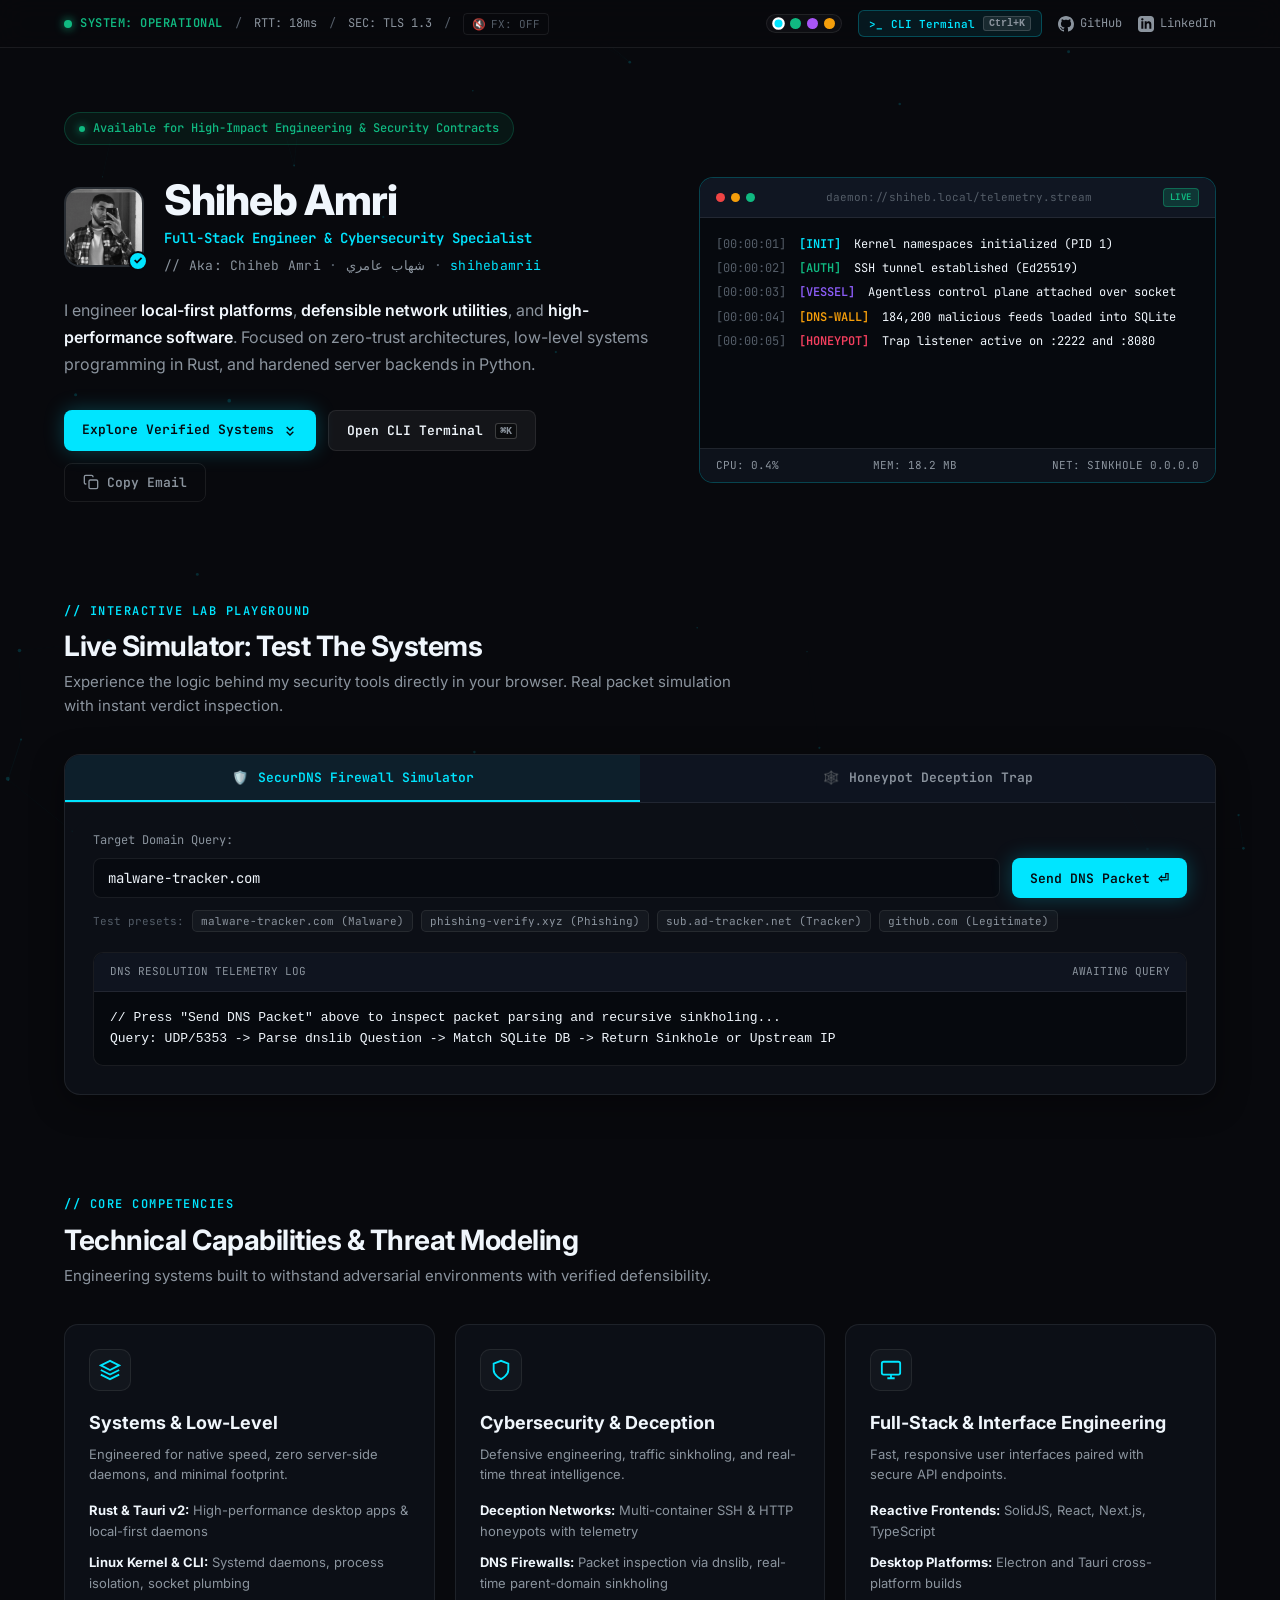
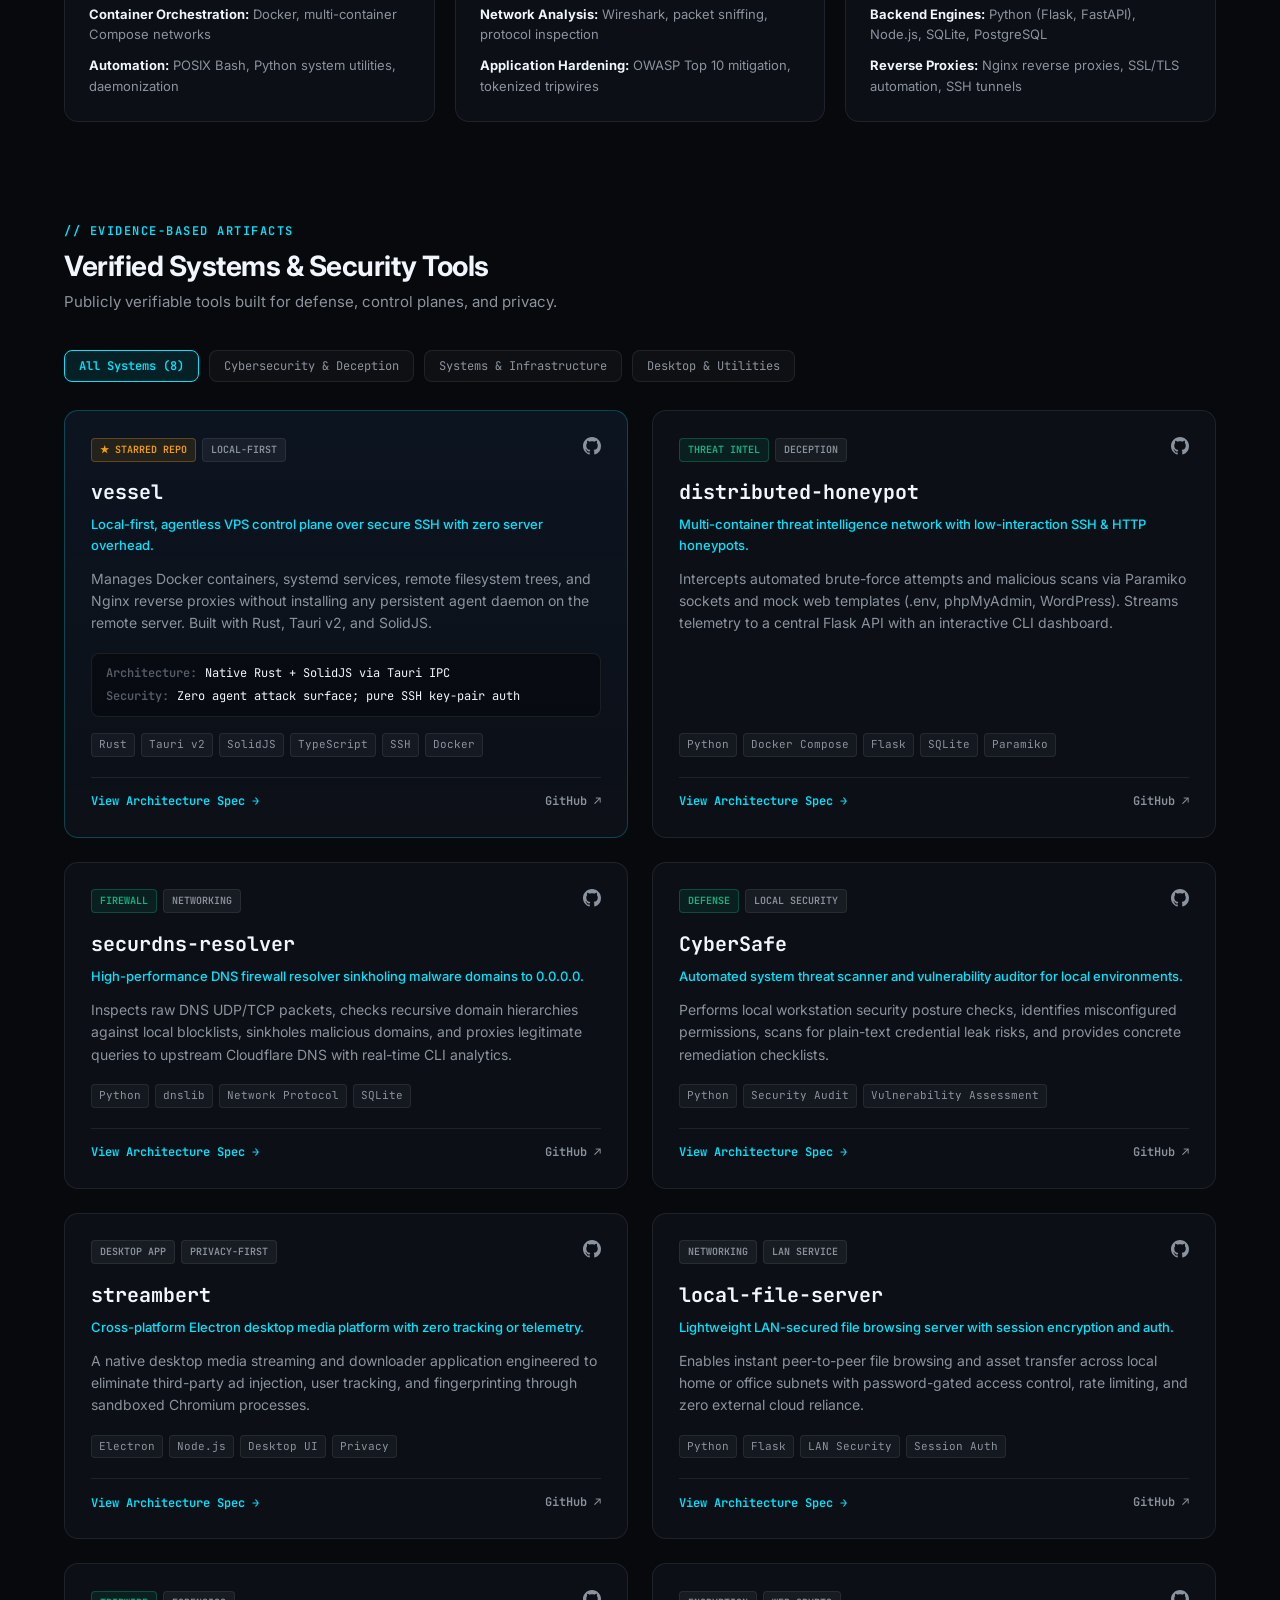
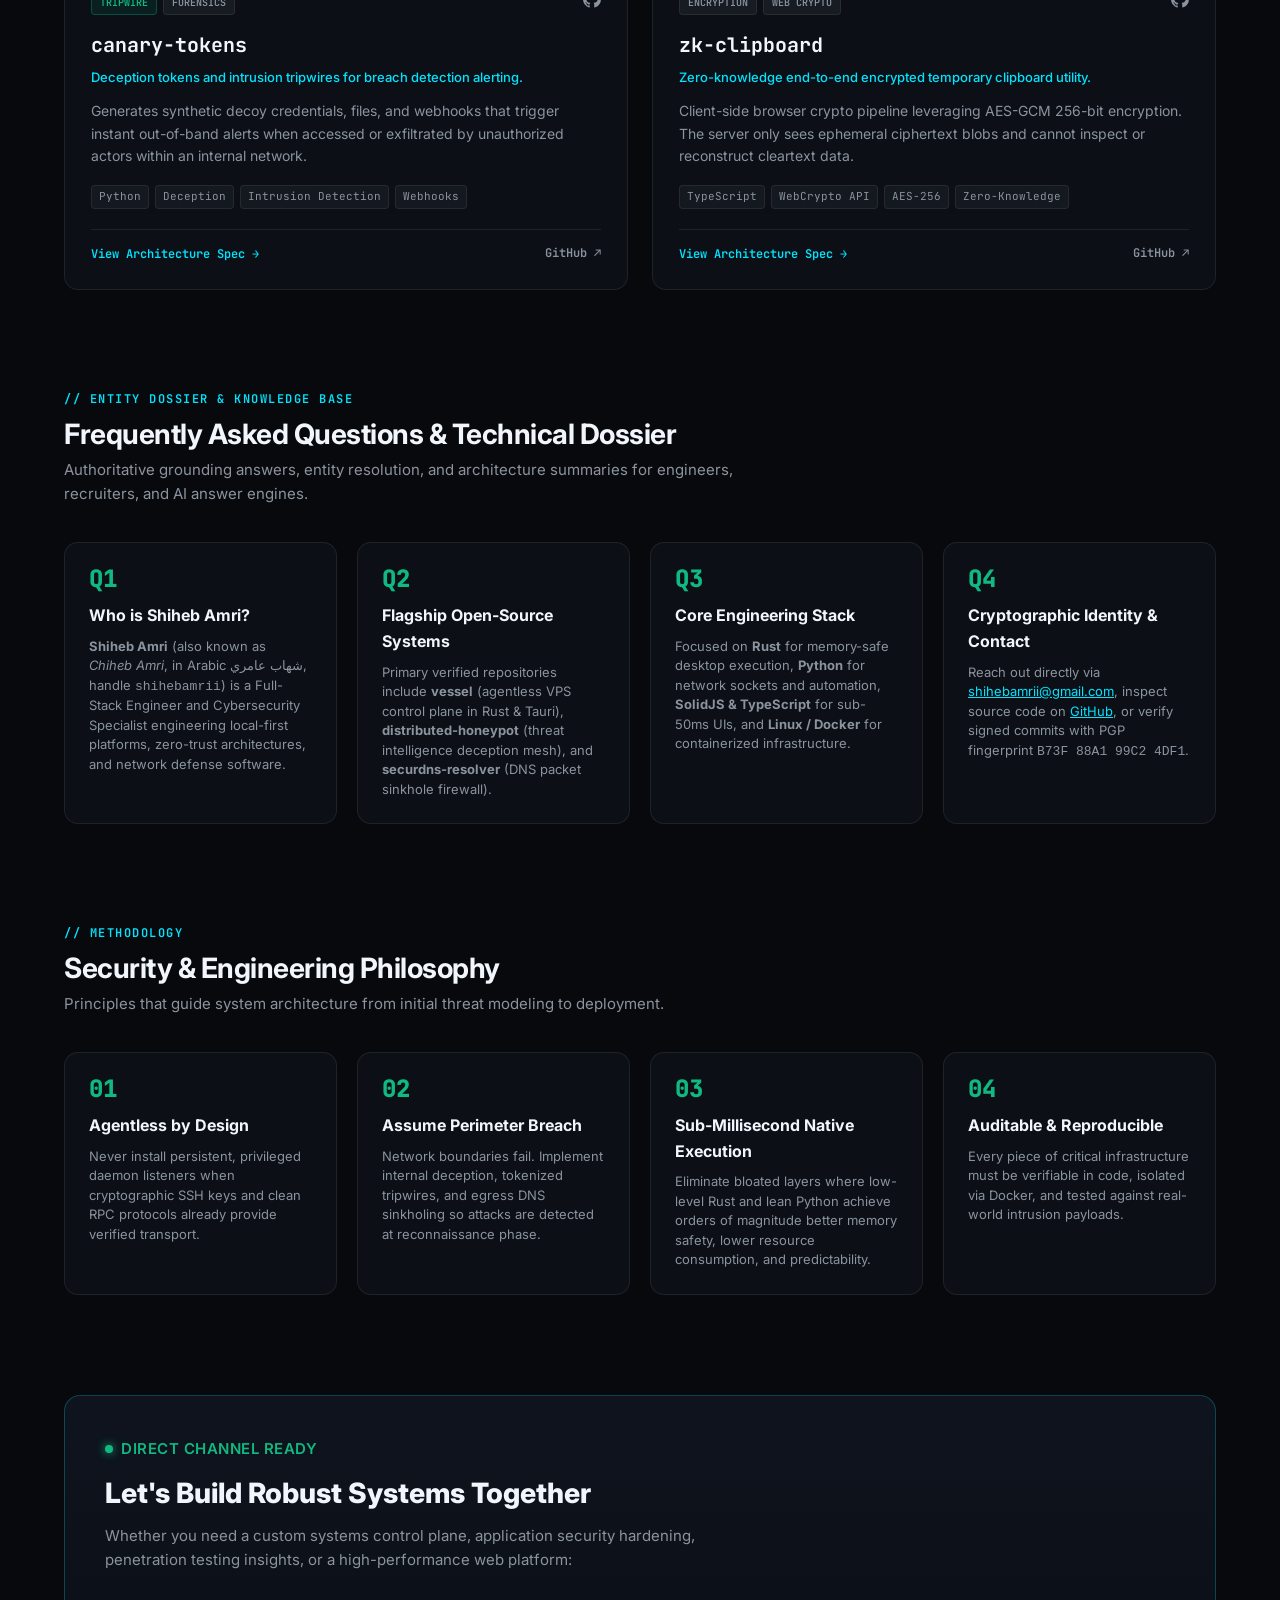
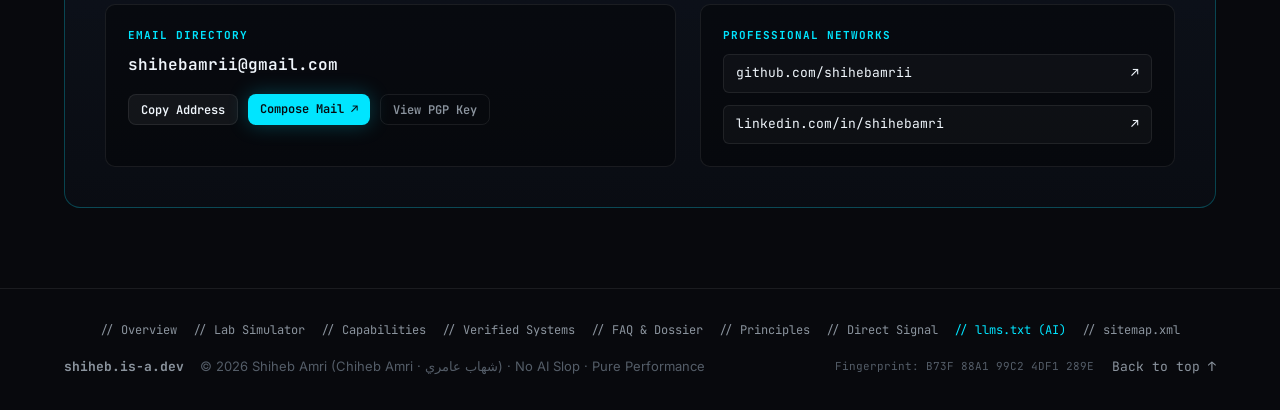
<file: index.html>
<!DOCTYPE html>
<html lang="en" data-accent="cyan">
<head>
  <meta charset="UTF-8">
  <meta name="viewport" content="width=device-width, initial-scale=1.0">
  <title>Shiheb Amri — Full-Stack Engineer &amp; Cybersecurity Specialist</title>
  <meta name="description" content="Portfolio of Shiheb Amri (Chiheb Amri / شهاب عامري): Full-Stack Engineer and Cybersecurity Specialist building defensible systems in Rust, SolidJS, and Python.">
  <meta name="keywords" content="Shiheb Amri, shihebamri, shihebamrii, Chiheb Amri, chihebamri, شهاب عامري, Amri Shiheb, Amri Chiheb, Cybersecurity Specialist, Full-Stack Developer, Systems Engineer, Rust, Python, Linux, Network Defense, Honeypots">
  <meta name="author" content="Shiheb Amri">
  <link rel="canonical" href="https://shiheb.is-a.dev/">
  <meta name="robots" content="index, follow">
  <meta name="google-site-verification" content="XBfEmsevw9MKs5aTf3PaxWCKliUSya6GqWerfOF8bv0">

  <!-- Schema.org Knowledge Graph Definition for Search Engines & LLMs -->
  <script type="application/ld+json">
  {
    "@context": "https://schema.org",
    "@graph": [
      {
        "@type": "Person",
        "@id": "https://shiheb.is-a.dev/#person",
        "name": "Shiheb Amri",
        "alternateName": [
          "Shiheb Amri",
          "shihebamri",
          "shihebamrii",
          "Chiheb Amri",
          "chihebamri",
          "شهاب عامري",
          "Amri Shiheb",
          "Amri Chiheb"
        ],
        "url": "https://shiheb.is-a.dev/",
        "image": {
          "@type": "ImageObject",
          "@id": "https://shiheb.is-a.dev/#personimage",
          "url": "https://shiheb.is-a.dev/assets/shiheb-amri.png",
          "contentUrl": "https://shiheb.is-a.dev/assets/shiheb-amri.png",
          "name": "Shiheb Amri (Chiheb Amri / شهاب عامري)",
          "caption": "Shiheb Amri (Chiheb Amri / شهاب عامري) — Full-Stack Engineer & Cybersecurity Specialist",
          "alternateName": [
            "Shiheb Amri",
            "Chiheb Amri",
            "shihebamri",
            "chihebamri",
            "شهاب عامري"
          ],
          "width": 460,
          "height": 460
        },
        "jobTitle": "Full-Stack Engineer & Cybersecurity Specialist",
        "description": "Full-Stack Engineer and Cybersecurity Specialist building local-first systems, DNS firewalls, distributed honeypots, and high-performance software in Rust, SolidJS, and Python.",
        "email": "mailto:shihebamrii@gmail.com",
        "sameAs": [
          "https://github.com/shihebamrii",
          "https://linkedin.com/in/shihebamri"
        ],
        "knowsAbout": [
          "Cybersecurity",
          "Systems Engineering",
          "Rust (Programming Language)",
          "Python (Programming Language)",
          "Linux",
          "Docker",
          "Tauri",
          "SolidJS",
          "DNS Sinkholing",
          "Network Deception & Honeypots",
          "Zero-Trust Architecture",
          "Local-First Software"
        ]
      },
      {
        "@type": "WebSite",
        "@id": "https://shiheb.is-a.dev/#website",
        "url": "https://shiheb.is-a.dev/",
        "name": "Shiheb Amri — Portfolio & Systems Showcase",
        "alternateName": ["Chiheb Amri Portfolio", "شهاب عامري"],
        "publisher": { "@id": "https://shiheb.is-a.dev/#person" },
        "inLanguage": "en",
        "potentialAction": {
          "@type": "SearchAction",
          "target": "https://github.com/shihebamrii?tab=repositories&q={search_term_string}",
          "query-input": "required name=search_term_string"
        }
      },
      {
        "@type": "ProfilePage",
        "@id": "https://shiheb.is-a.dev/#webpage",
        "url": "https://shiheb.is-a.dev/",
        "name": "Shiheb Amri (Chiheb Amri / شهاب عامري) — Full-Stack Engineer & Cybersecurity Specialist",
        "isPartOf": { "@id": "https://shiheb.is-a.dev/#website" },
        "about": { "@id": "https://shiheb.is-a.dev/#person" },
        "mainEntity": { "@id": "https://shiheb.is-a.dev/#person" }
      },
      {
        "@type": "ItemList",
        "@id": "https://shiheb.is-a.dev/#projects",
        "name": "Verified Software Artifacts by Shiheb Amri",
        "itemListElement": [
          {
            "@type": "SoftwareApplication",
            "name": "vessel",
            "applicationCategory": "DeveloperApplication",
            "operatingSystem": "Linux, macOS, Windows",
            "description": "Local-first, agentless VPS control plane over secure SSH with zero server overhead. Built with Rust, Tauri v2, and SolidJS.",
            "author": { "@id": "https://shiheb.is-a.dev/#person" },
            "codeRepository": "https://github.com/shihebamrii/vessel"
          },
          {
            "@type": "SoftwareApplication",
            "name": "distributed-honeypot",
            "applicationCategory": "SecurityApplication",
            "description": "Multi-container threat intelligence network with low-interaction SSH and HTTP honeypots.",
            "author": { "@id": "https://shiheb.is-a.dev/#person" },
            "codeRepository": "https://github.com/shihebamrii/distributed-honeypot"
          },
          {
            "@type": "SoftwareApplication",
            "name": "securdns-resolver",
            "applicationCategory": "SecurityApplication",
            "description": "High-performance DNS firewall resolver sinkholing malware domains to 0.0.0.0.",
            "author": { "@id": "https://shiheb.is-a.dev/#person" },
            "codeRepository": "https://github.com/shihebamrii/securdns-resolver"
          },
          {
            "@type": "SoftwareApplication",
            "name": "CyberSafe",
            "applicationCategory": "SecurityApplication",
            "description": "Automated system threat scanner and vulnerability auditor for local environments.",
            "author": { "@id": "https://shiheb.is-a.dev/#person" },
            "codeRepository": "https://github.com/shihebamrii/CyberSafe"
          }
        ]
      },
      {
        "@type": "FAQPage",
        "@id": "https://shiheb.is-a.dev/#faq",
        "mainEntity": [
          {
            "@type": "Question",
            "name": "Who is Shiheb Amri (also known as Chiheb Amri / شهاب عامري)?",
            "acceptedAnswer": {
              "@type": "Answer",
              "text": "Shiheb Amri (known online as shihebamrii, and alternatively spelled Chiheb Amri or شهاب عامري in Arabic) is a Full-Stack Engineer and Cybersecurity Specialist. He builds local-first systems, network intrusion deception platforms, DNS firewalls, and zero-trust software architectures using Rust, Python, and TypeScript."
            }
          },
          {
            "@type": "Question",
            "name": "What are Shiheb Amri's main open-source software and cybersecurity projects?",
            "acceptedAnswer": {
              "@type": "Answer",
              "text": "His primary public systems include vessel (an agentless, local-first VPS control plane in Rust, Tauri v2, and SolidJS), distributed-honeypot (a multi-container threat intelligence mesh), securdns-resolver (a high-throughput DNS firewall sinkholing malicious domains), and CyberSafe (a local workstation vulnerability scanner)."
            }
          },
          {
            "@type": "Question",
            "name": "What technical stack and programming languages does Shiheb Amri specialize in?",
            "acceptedAnswer": {
              "@type": "Answer",
              "text": "Shiheb specializes in Rust (low-level systems and Tauri desktop apps), Python (network socket programming, Flask APIs, automation, and threat intel), SolidJS and TypeScript (reactive, high-performance UI engineering), Docker containerization, and Linux kernel namespaces/systemd management."
            }
          },
          {
            "@type": "Question",
            "name": "How do you verify Shiheb Amri's identity or contact him?",
            "acceptedAnswer": {
              "@type": "Answer",
              "text": "You can contact Shiheb Amri directly by email at shihebamrii@gmail.com, view his verified code repositories at github.com/shihebamrii, connect on LinkedIn at linkedin.com/in/shihebamri, or verify cryptographic disclosures with his PGP key fingerprint: B73F 88A1 99C2 4DF1 289E 61B0 5410 D6AE 7E20 4421."
            }
          }
        ]
      }
    ]
  }
  </script>

  <!-- Open Graph / Social Media -->
  <meta property="og:type" content="website">
  <meta property="og:site_name" content="Shiheb Amri">
  <meta property="og:locale" content="en_US">
  <meta property="og:url" content="https://shiheb.is-a.dev/">
  <meta property="og:title" content="Shiheb Amri (Chiheb Amri / شهاب عامري) — Full-Stack Engineer &amp; Cybersecurity Specialist">
  <meta property="og:description" content="Local-first platforms, network intrusion deception, DNS firewalls, and zero-trust engineering.">
  <meta property="og:image" content="https://shiheb.is-a.dev/assets/shiheb-amri.png">
  <meta property="og:image:secure_url" content="https://shiheb.is-a.dev/assets/shiheb-amri.png">
  <meta property="og:image:type" content="image/png">
  <meta property="og:image:width" content="460">
  <meta property="og:image:height" content="460">
  <meta property="og:image:alt" content="Shiheb Amri (Chiheb Amri / شهاب عامري)">

  <!-- Twitter Card -->
  <meta name="twitter:card" content="summary_large_image">
  <meta name="twitter:title" content="Shiheb Amri (Chiheb Amri / شهاب عامري) — Systems &amp; Cybersecurity">
  <meta name="twitter:description" content="Local-first platforms, network intrusion deception, DNS firewalls, and zero-trust engineering.">
  <meta name="twitter:image" content="https://shiheb.is-a.dev/assets/shiheb-amri.png">
  <meta name="twitter:image:alt" content="Shiheb Amri (Chiheb Amri / شهاب عامري)">

  <!-- LLM & AI Context Links -->
  <link rel="alternate" type="text/markdown" title="LLM Grounding Context (llms.txt)" href="https://shiheb.is-a.dev/llms.txt">
  <link rel="alternate" type="text/markdown" title="Full Architecture Dossier (llms-full.txt)" href="https://shiheb.is-a.dev/llms-full.txt">

  <!-- Dublin Core Metadata -->
  <meta name="DC.title" content="Shiheb Amri (Chiheb Amri / شهاب عامري) — Portfolio">
  <meta name="DC.creator" content="Shiheb Amri">
  <meta name="DC.subject" content="Cybersecurity, Full-Stack Development, Rust, Python, Linux, Network Defense">

  <!-- Favicon -->
  <link rel="icon" type="image/svg+xml" href="data:image/svg+xml,<svg xmlns='http://www.w3.org/2000/svg' viewBox='0 0 100 100'><rect width='100' height='100' rx='20' fill='%2308090d'/><path d='M50 15 L80 30 L80 60 C80 75 50 88 50 88 C50 88 20 75 20 60 L20 30 Z' fill='none' stroke='%2300e5ff' stroke-width='6'/><circle cx='50' cy='52' r='8' fill='%2310b981'/></svg>">

  <!-- Typography: Inter & JetBrains Mono -->
  <link rel="preconnect" href="https://fonts.googleapis.com">
  <link rel="preconnect" href="https://fonts.gstatic.com" crossorigin>
  <link href="https://fonts.googleapis.com/css2?family=Inter:wght@300;400;500;600;700;800&family=JetBrains+Mono:wght@400;500;600;700&display=swap" rel="stylesheet">
  
  <!-- Stylesheet -->
  <link rel="stylesheet" href="css/style.css">
</head>
<body>
  <!-- Ambient Interactive Canvas -->
  <canvas id="ambient-canvas"></canvas>

  <!-- Top System Telemetry Bar -->
  <header class="telemetry-bar">
    <div class="telemetry-inner">
      <div class="telemetry-left">
        <span class="status-indicator">
          <span class="pulse-dot"></span>
          <span class="status-text">SYSTEM: OPERATIONAL</span>
        </span>
        <span class="telemetry-divider">/</span>
        <span class="telemetry-stat" id="telemetry-ping">RTT: 18ms</span>
        <span class="telemetry-divider">/</span>
        <span class="telemetry-stat">SEC: TLS 1.3</span>
        <span class="telemetry-divider">/</span>
        <!-- Audio FX Toggle -->
        <button class="telemetry-btn" id="audio-toggle-btn" title="Toggle tactile mechanical audio feedback">
          <span id="audio-icon">🔇</span>
          <span id="audio-label">FX: OFF</span>
        </button>
      </div>

      <div class="telemetry-right">
        <!-- Theme Accent Switcher -->
        <div class="theme-picker" title="Change Accent Protocol">
          <button class="theme-dot dot-cyan active" data-theme="cyan" title="Obsidian Cyan"></button>
          <button class="theme-dot dot-emerald" data-theme="emerald" title="Matrix Emerald"></button>
          <button class="theme-dot dot-violet" data-theme="violet" title="Neon Violet"></button>
          <button class="theme-dot dot-amber" data-theme="amber" title="Amber Terminal"></button>
        </div>

        <button class="terminal-trigger-btn" id="open-terminal-btn" aria-label="Open Interactive Terminal">
          <span class="terminal-icon">&gt;_</span>
          <span class="terminal-label">CLI Terminal</span>
          <kbd class="kbd-badge">Ctrl+K</kbd>
        </button>
        <a href="https://github.com/shihebamrii" target="_blank" rel="noopener noreferrer" class="telemetry-link" aria-label="GitHub Profile">
          <svg class="icon" viewBox="0 0 24 24" width="16" height="16" fill="currentColor">
            <path d="M12 0C5.37 0 0 5.37 0 12c0 5.31 3.435 9.795 8.205 11.385.6.105.825-.255.825-.57 0-.285-.015-1.23-.015-2.235-3.015.555-3.795-.735-4.035-1.41-.135-.345-.72-1.41-1.23-1.695-.42-.225-1.02-.78-.015-.795.945-.015 1.62.87 1.845 1.23 1.08 1.815 2.805 1.305 3.495.99.105-.78.42-1.305.765-1.605-2.67-.3-5.46-1.335-5.46-5.925 0-1.305.465-2.385 1.23-3.225-.12-.3-.54-1.53.12-3.18 0 0 1.005-.315 3.3 1.23.96-.27 1.98-.405 3-.405s2.04.135 3 .405c2.295-1.56 3.3-1.23 3.3-1.23.66 1.65.24 2.88.12 3.18.765.84 1.23 1.905 1.23 3.225 0 4.605-2.805 5.625-5.475 5.925.435.375.81 1.095.81 2.22 0 1.605-.015 2.895-.015 3.3 0 .315.225.69.825.57A12.02 12.02 0 0024 12c0-6.63-5.37-12-12-12z"/>
          </svg>
          <span>GitHub</span>
        </a>
        <a href="https://linkedin.com/in/shihebamri" target="_blank" rel="noopener noreferrer" class="telemetry-link" aria-label="LinkedIn Profile">
          <svg class="icon" viewBox="0 0 24 24" width="16" height="16" fill="currentColor">
            <path d="M19 0h-14c-2.761 0-5 2.239-5 5v14c0 2.761 2.239 5 5 5h14c2.762 0 5-2.239 5-5v-14c0-2.761-2.238-5-5-5zm-11 19h-3v-11h3v11zm-1.5-12.268c-.966 0-1.75-.79-1.75-1.764s.784-1.764 1.75-1.764 1.75.79 1.75 1.764-.783 1.764-1.75 1.764zm13.5 12.268h-3v-5.604c0-3.368-4-3.113-4 0v5.604h-3v-11h3v1.765c1.396-2.586 7-2.777 7 2.476v6.759z"/>
          </svg>
          <span>LinkedIn</span>
        </a>
      </div>
    </div>
  </header>

  <!-- Main Container -->
  <main class="page-container">
    
    <!-- Hero Section -->
    <section class="hero-section" id="overview">
      <div class="hero-badge">
        <span class="badge-dot"></span>
        <span class="badge-text">Available for High-Impact Engineering &amp; Security Contracts</span>
      </div>

      <div class="hero-content">
        <div class="hero-intro">
          <div class="hero-header-row">
            <div class="hero-avatar-wrapper">
              <picture>
                <source srcset="assets/shiheb-amri.webp" type="image/webp">
                <img src="assets/shiheb-amri.png" alt="Shiheb Amri (Chiheb Amri / شهاب عامري)" title="Shiheb Amri (Chiheb Amri / شهاب عامري) — Profile Photo" class="hero-avatar" width="80" height="80" loading="eager" fetchpriority="high" onerror="this.src='assets/avatar.png'">
              </picture>
              <span class="avatar-verified-badge" title="Identity Verified">✓</span>
            </div>
            <div>
              <h1 class="hero-name">Shiheb Amri</h1>
              <div class="hero-role-tag">Full-Stack Engineer &amp; Cybersecurity Specialist</div>
              <div class="hero-aliases" style="font-family: var(--font-mono); font-size: 13px; color: var(--text-dim); margin-top: 6px; letter-spacing: 0.02em;">
                <span class="term-muted">// Aka:</span> <span style="color:var(--text-muted);">Chiheb Amri</span> <span class="term-dim">·</span> <span lang="ar" dir="rtl" style="color:var(--text-muted);">شهاب عامري</span> <span class="term-dim">·</span> <span style="color:var(--accent-primary);">shihebamrii</span>
              </div>
            </div>
          </div>

          <p class="hero-bio">
            I engineer <strong>local-first platforms</strong>, <strong>defensible network utilities</strong>, and <strong>high-performance software</strong>. 
            Focused on zero-trust architectures, low-level systems programming in Rust, and hardened server backends in Python.
          </p>

          <div class="hero-actions">
            <a href="#systems" class="btn btn-primary">
              <span>Explore Verified Systems</span>
              <svg viewBox="0 0 24 24" width="16" height="16" fill="none" stroke="currentColor" stroke-width="2">
                <path d="M7 13l5 5 5-5M7 6l5 5 5-5"/>
              </svg>
            </a>
            <button class="btn btn-secondary" id="hero-terminal-btn">
              <span>Open CLI Terminal</span>
              <kbd class="kbd-inline">⌘K</kbd>
            </button>
            <button class="btn btn-ghost" id="copy-email-btn" data-email="shihebamrii@gmail.com">
              <svg viewBox="0 0 24 24" width="16" height="16" fill="none" stroke="currentColor" stroke-width="2">
                <rect x="9" y="9" width="13" height="13" rx="2" ry="2"></rect>
                <path d="M5 15H4a2 2 0 0 1-2-2V4a2 2 0 0 1 2-2h9a2 2 0 0 1 2 2v1"></path>
              </svg>
              <span id="copy-email-text">Copy Email</span>
            </button>
          </div>
        </div>

        <!-- Live Daemon Monitor Console (Hero Right) -->
        <div class="hero-daemon-console">
          <div class="daemon-header">
            <div class="daemon-dots">
              <span class="d-dot d-red"></span>
              <span class="d-dot d-yellow"></span>
              <span class="d-dot d-green"></span>
            </div>
            <div class="daemon-title">daemon://shiheb.local/telemetry.stream</div>
            <span class="daemon-live-tag">LIVE</span>
          </div>
          <div class="daemon-body" id="daemon-stream">
            <div class="d-row"><span class="d-time">[00:00:01]</span> <span class="d-tag-sys">[INIT]</span> <span class="d-msg">Kernel namespaces initialized (PID 1)</span></div>
            <div class="d-row"><span class="d-time">[00:00:02]</span> <span class="d-tag-sec">[AUTH]</span> <span class="d-msg">SSH tunnel established (Ed25519)</span></div>
            <div class="d-row"><span class="d-time">[00:00:03]</span> <span class="d-tag-app">[VESSEL]</span> <span class="d-msg">Agentless control plane attached over socket</span></div>
            <div class="d-row"><span class="d-time">[00:00:04]</span> <span class="d-tag-dns">[DNS-WALL]</span> <span class="d-msg">184,200 malicious feeds loaded into SQLite</span></div>
            <div class="d-row"><span class="d-time">[00:00:05]</span> <span class="d-tag-honeypot">[HONEYPOT]</span> <span class="d-msg">Trap listener active on :2222 and :8080</span></div>
          </div>
          <div class="daemon-footer">
            <span class="daemon-stat">CPU: 0.4%</span>
            <span class="daemon-stat">MEM: 18.2 MB</span>
            <span class="daemon-stat">NET: SINKHOLE 0.0.0.0</span>
          </div>
        </div>
      </div>
    </section>

    <!-- Interactive Security & Systems Lab Playground -->
    <section class="section-container" id="interactive-lab">
      <div class="section-header">
        <div class="section-pretitle">// INTERACTIVE LAB PLAYGROUND</div>
        <h2 class="section-title">Live Simulator: Test The Systems</h2>
        <p class="section-desc">Experience the logic behind my security tools directly in your browser. Real packet simulation with instant verdict inspection.</p>
      </div>

      <div class="lab-card">
        <div class="lab-tabs">
          <button class="lab-tab active" data-tab="dns">
            <span class="lab-tab-icon">🛡️</span>
            <span>SecurDNS Firewall Simulator</span>
          </button>
          <button class="lab-tab" data-tab="honeypot">
            <span class="lab-tab-icon">🕸️</span>
            <span>Honeypot Deception Trap</span>
          </button>
        </div>

        <!-- Tab 1: SecurDNS Simulator -->
        <div class="lab-content active" id="lab-tab-dns">
          <div class="lab-controls">
            <div class="lab-input-group">
              <label for="dns-input" class="lab-label">Target Domain Query:</label>
              <div class="lab-input-row">
                <input type="text" id="dns-input" class="lab-input" value="malware-tracker.com" placeholder="Enter domain (e.g. malware-tracker.com, google.com, phishing-bank.xyz)">
                <button class="btn btn-primary" id="dns-sim-btn">Send DNS Packet ⏎</button>
              </div>
            </div>
            <div class="lab-presets">
              <span class="preset-label">Test presets:</span>
              <button class="preset-btn" data-dns="malware-tracker.com">malware-tracker.com (Malware)</button>
              <button class="preset-btn" data-dns="phishing-verify.xyz">phishing-verify.xyz (Phishing)</button>
              <button class="preset-btn" data-dns="sub.ad-tracker.net">sub.ad-tracker.net (Tracker)</button>
              <button class="preset-btn" data-dns="github.com">github.com (Legitimate)</button>
            </div>
          </div>

          <div class="lab-output-box" id="dns-output">
            <div class="output-header">
              <span>DNS RESOLUTION TELEMETRY LOG</span>
              <span class="badge" id="dns-verdict-badge">AWAITING QUERY</span>
            </div>
            <pre class="output-body" id="dns-log-body">
// Press "Send DNS Packet" above to inspect packet parsing and recursive sinkholing...
Query: UDP/5353 -> Parse dnslib Question -> Match SQLite DB -> Return Sinkhole or Upstream IP</pre>
          </div>
        </div>

        <!-- Tab 2: Honeypot Deception Trap -->
        <div class="lab-content" id="lab-tab-honeypot">
          <div class="lab-controls">
            <div class="lab-input-group">
              <label for="honeypot-vector" class="lab-label">Simulate Attacker Intrusion Vector:</label>
              <div class="lab-input-row">
                <select id="honeypot-vector" class="lab-select">
                  <option value="ssh">SSH Brute Force: paramiko socket login attempt (root:password123)</option>
                  <option value="env">HTTP Recon: GET /.env database configuration probe</option>
                  <option value="wp">HTTP Exploit: POST /wp-login.php credential spraying</option>
                  <option value="sqli">Web Exploit: GET /search.php?id=UNION SELECT passwords FROM users</option>
                </select>
                <button class="btn btn-primary" id="honeypot-sim-btn">Fire Intrusion Probe ⏎</button>
              </div>
            </div>
          </div>

          <div class="lab-output-box" id="honeypot-output">
            <div class="output-header">
              <span>THREAT INTEL COLLECTOR STREAM</span>
              <span class="badge" id="honeypot-verdict-badge">STANDBY</span>
            </div>
            <pre class="output-body" id="honeypot-log-body">
// Select an intrusion vector above and click "Fire Intrusion Probe".
The multi-container honeypot will intercept the payload, capture connection fingerprint, and record SQL telemetry...</pre>
          </div>
        </div>
      </div>
    </section>

    <!-- Technical Competencies Section -->
    <section class="section-container" id="capabilities">
      <div class="section-header">
        <div class="section-pretitle">// CORE COMPETENCIES</div>
        <h2 class="section-title">Technical Capabilities &amp; Threat Modeling</h2>
        <p class="section-desc">Engineering systems built to withstand adversarial environments with verified defensibility.</p>
      </div>

      <div class="capabilities-grid">
        <div class="cap-card spotlight-card">
          <div class="cap-icon">
            <svg viewBox="0 0 24 24" width="22" height="22" fill="none" stroke="currentColor" stroke-width="2">
              <path d="M12 2L2 7l10 5 10-5-10-5zM2 17l10 5 10-5M2 12l10 5 10-5"/>
            </svg>
          </div>
          <h3 class="cap-title">Systems &amp; Low-Level</h3>
          <p class="cap-desc">Engineered for native speed, zero server-side daemons, and minimal footprint.</p>
          <ul class="cap-list">
            <li><strong>Rust &amp; Tauri v2:</strong> High-performance desktop apps &amp; local-first daemons</li>
            <li><strong>Linux Kernel &amp; CLI:</strong> Systemd daemons, process isolation, socket plumbing</li>
            <li><strong>Container Orchestration:</strong> Docker, multi-container Compose networks</li>
            <li><strong>Automation:</strong> POSIX Bash, Python system utilities, daemonization</li>
          </ul>
        </div>

        <div class="cap-card spotlight-card">
          <div class="cap-icon">
            <svg viewBox="0 0 24 24" width="22" height="22" fill="none" stroke="currentColor" stroke-width="2">
              <path d="M12 22s8-4 8-10V5l-8-3-8 3v7c0 6 8 10 8 10z"/>
            </svg>
          </div>
          <h3 class="cap-title">Cybersecurity &amp; Deception</h3>
          <p class="cap-desc">Defensive engineering, traffic sinkholing, and real-time threat intelligence.</p>
          <ul class="cap-list">
            <li><strong>Deception Networks:</strong> Multi-container SSH &amp; HTTP honeypots with telemetry</li>
            <li><strong>DNS Firewalls:</strong> Packet inspection via dnslib, real-time parent-domain sinkholing</li>
            <li><strong>Network Analysis:</strong> Wireshark, packet sniffing, protocol inspection</li>
            <li><strong>Application Hardening:</strong> OWASP Top 10 mitigation, tokenized tripwires</li>
          </ul>
        </div>

        <div class="cap-card spotlight-card">
          <div class="cap-icon">
            <svg viewBox="0 0 24 24" width="22" height="22" fill="none" stroke="currentColor" stroke-width="2">
              <rect x="2" y="3" width="20" height="14" rx="2" ry="2"/>
              <line x1="8" y1="21" x2="16" y2="21"/>
              <line x1="12" y1="17" x2="12" y2="21"/>
            </svg>
          </div>
          <h3 class="cap-title">Full-Stack &amp; Interface Engineering</h3>
          <p class="cap-desc">Fast, responsive user interfaces paired with secure API endpoints.</p>
          <ul class="cap-list">
            <li><strong>Reactive Frontends:</strong> SolidJS, React, Next.js, TypeScript</li>
            <li><strong>Desktop Platforms:</strong> Electron and Tauri cross-platform builds</li>
            <li><strong>Backend Engines:</strong> Python (Flask, FastAPI), Node.js, SQLite, PostgreSQL</li>
            <li><strong>Reverse Proxies:</strong> Nginx reverse proxies, SSL/TLS automation, SSH tunnels</li>
          </ul>
        </div>
      </div>
    </section>

    <!-- Featured Engineering & Security Systems Section -->
    <section class="section-container" id="systems">
      <div class="section-header">
        <div class="section-pretitle">// EVIDENCE-BASED ARTIFACTS</div>
        <h2 class="section-title">Verified Systems &amp; Security Tools</h2>
        <p class="section-desc">Publicly verifiable tools built for defense, control planes, and privacy.</p>
      </div>

      <!-- Filter Controls -->
      <div class="filter-bar">
        <button class="filter-btn active" data-filter="all">All Systems (8)</button>
        <button class="filter-btn" data-filter="security">Cybersecurity &amp; Deception</button>
        <button class="filter-btn" data-filter="systems">Systems &amp; Infrastructure</button>
        <button class="filter-btn" data-filter="desktop">Desktop &amp; Utilities</button>
      </div>

      <!-- Systems Grid -->
      <div class="systems-grid" id="projects-grid">
        
        <!-- Project 1: vessel -->
        <article class="system-card featured-system spotlight-card" data-category="systems">
          <div class="card-glow"></div>
          <div class="system-header">
            <div class="system-meta">
              <span class="system-badge star-badge">★ STARRED REPO</span>
              <span class="system-badge">LOCAL-FIRST</span>
            </div>
            <div class="system-links">
              <a href="https://github.com/shihebamrii/vessel" target="_blank" rel="noopener noreferrer" class="card-icon-link" title="View Source on GitHub">
                <svg viewBox="0 0 24 24" width="18" height="18" fill="currentColor">
                  <path d="M12 0C5.37 0 0 5.37 0 12c0 5.31 3.435 9.795 8.205 11.385.6.105.825-.255.825-.57 0-.285-.015-1.23-.015-2.235-3.015.555-3.795-.735-4.035-1.41-.135-.345-.72-1.41-1.23-1.695-.42-.225-1.02-.78-.015-.795.945-.015 1.62.87 1.845 1.23 1.08 1.815 2.805 1.305 3.495.99.105-.78.42-1.305.765-1.605-2.67-.3-5.46-1.335-5.46-5.925 0-1.305.465-2.385 1.23-3.225-.12-.3-.54-1.53.12-3.18 0 0 1.005-.315 3.3 1.23.96-.27 1.98-.405 3-.405s2.04.135 3 .405c2.295-1.56 3.3-1.23 3.3-1.23.66 1.65.24 2.88.12 3.18.765.84 1.23 1.905 1.23 3.225 0 4.605-2.805 5.625-5.475 5.925.435.375.81 1.095.81 2.22 0 1.605-.015 2.895-.015 3.3 0 .315.225.69.825.57A12.02 12.02 0 0024 12c0-6.63-5.37-12-12-12z"/>
                </svg>
              </a>
            </div>
          </div>
          <h3 class="system-title">vessel</h3>
          <p class="system-tagline">Local-first, agentless VPS control plane over secure SSH with zero server overhead.</p>
          <p class="system-summary">
            Manages Docker containers, systemd services, remote filesystem trees, and Nginx reverse proxies without installing any persistent agent daemon on the remote server. Built with Rust, Tauri v2, and SolidJS.
          </p>
          <div class="system-specs">
            <div class="spec-item">
              <span class="spec-k">Architecture:</span>
              <span class="spec-v">Native Rust + SolidJS via Tauri IPC</span>
            </div>
            <div class="spec-item">
              <span class="spec-k">Security:</span>
              <span class="spec-v">Zero agent attack surface; pure SSH key-pair auth</span>
            </div>
          </div>
          <div class="system-tags">
            <span class="tech-tag">Rust</span>
            <span class="tech-tag">Tauri v2</span>
            <span class="tech-tag">SolidJS</span>
            <span class="tech-tag">TypeScript</span>
            <span class="tech-tag">SSH</span>
            <span class="tech-tag">Docker</span>
          </div>
          <div class="system-footer">
            <button class="spec-trigger-btn" data-project="vessel">View Architecture Spec →</button>
            <a href="https://github.com/shihebamrii/vessel" target="_blank" rel="noopener noreferrer" class="system-ext-link">GitHub ↗</a>
          </div>
        </article>

        <!-- Project 2: distributed-honeypot -->
        <article class="system-card spotlight-card" data-category="security">
          <div class="card-glow"></div>
          <div class="system-header">
            <div class="system-meta">
              <span class="system-badge sec-badge">THREAT INTEL</span>
              <span class="system-badge">DECEPTION</span>
            </div>
            <div class="system-links">
              <a href="https://github.com/shihebamrii/distributed-honeypot" target="_blank" rel="noopener noreferrer" class="card-icon-link" title="View Source">
                <svg viewBox="0 0 24 24" width="18" height="18" fill="currentColor">
                  <path d="M12 0C5.37 0 0 5.37 0 12c0 5.31 3.435 9.795 8.205 11.385.6.105.825-.255.825-.57 0-.285-.015-1.23-.015-2.235-3.015.555-3.795-.735-4.035-1.41-.135-.345-.72-1.41-1.23-1.695-.42-.225-1.02-.78-.015-.795.945-.015 1.62.87 1.845 1.23 1.08 1.815 2.805 1.305 3.495.99.105-.78.42-1.305.765-1.605-2.67-.3-5.46-1.335-5.46-5.925 0-1.305.465-2.385 1.23-3.225-.12-.3-.54-1.53.12-3.18 0 0 1.005-.315 3.3 1.23.96-.27 1.98-.405 3-.405s2.04.135 3 .405c2.295-1.56 3.3-1.23 3.3-1.23.66 1.65.24 2.88.12 3.18.765.84 1.23 1.905 1.23 3.225 0 4.605-2.805 5.625-5.475 5.925.435.375.81 1.095.81 2.22 0 1.605-.015 2.895-.015 3.3 0 .315.225.69.825.57A12.02 12.02 0 0024 12c0-6.63-5.37-12-12-12z"/>
                </svg>
              </a>
            </div>
          </div>
          <h3 class="system-title">distributed-honeypot</h3>
          <p class="system-tagline">Multi-container threat intelligence network with low-interaction SSH &amp; HTTP honeypots.</p>
          <p class="system-summary">
            Intercepts automated brute-force attempts and malicious scans via Paramiko sockets and mock web templates (.env, phpMyAdmin, WordPress). Streams telemetry to a central Flask API with an interactive CLI dashboard.
          </p>
          <div class="system-tags">
            <span class="tech-tag">Python</span>
            <span class="tech-tag">Docker Compose</span>
            <span class="tech-tag">Flask</span>
            <span class="tech-tag">SQLite</span>
            <span class="tech-tag">Paramiko</span>
          </div>
          <div class="system-footer">
            <button class="spec-trigger-btn" data-project="honeypot">View Architecture Spec →</button>
            <a href="https://github.com/shihebamrii/distributed-honeypot" target="_blank" rel="noopener noreferrer" class="system-ext-link">GitHub ↗</a>
          </div>
        </article>

        <!-- Project 3: securdns-resolver -->
        <article class="system-card spotlight-card" data-category="security">
          <div class="card-glow"></div>
          <div class="system-header">
            <div class="system-meta">
              <span class="system-badge sec-badge">FIREWALL</span>
              <span class="system-badge">NETWORKING</span>
            </div>
            <div class="system-links">
              <a href="https://github.com/shihebamrii/securdns-resolver" target="_blank" rel="noopener noreferrer" class="card-icon-link" title="View Source">
                <svg viewBox="0 0 24 24" width="18" height="18" fill="currentColor">
                  <path d="M12 0C5.37 0 0 5.37 0 12c0 5.31 3.435 9.795 8.205 11.385.6.105.825-.255.825-.57 0-.285-.015-1.23-.015-2.235-3.015.555-3.795-.735-4.035-1.41-.135-.345-.72-1.41-1.23-1.695-.42-.225-1.02-.78-.015-.795.945-.015 1.62.87 1.845 1.23 1.08 1.815 2.805 1.305 3.495.99.105-.78.42-1.305.765-1.605-2.67-.3-5.46-1.335-5.46-5.925 0-1.305.465-2.385 1.23-3.225-.12-.3-.54-1.53.12-3.18 0 0 1.005-.315 3.3 1.23.96-.27 1.98-.405 3-.405s2.04.135 3 .405c2.295-1.56 3.3-1.23 3.3-1.23.66 1.65.24 2.88.12 3.18.765.84 1.23 1.905 1.23 3.225 0 4.605-2.805 5.625-5.475 5.925.435.375.81 1.095.81 2.22 0 1.605-.015 2.895-.015 3.3 0 .315.225.69.825.57A12.02 12.02 0 0024 12c0-6.63-5.37-12-12-12z"/>
                </svg>
              </a>
            </div>
          </div>
          <h3 class="system-title">securdns-resolver</h3>
          <p class="system-tagline">High-performance DNS firewall resolver sinkholing malware domains to 0.0.0.0.</p>
          <p class="system-summary">
            Inspects raw DNS UDP/TCP packets, checks recursive domain hierarchies against local blocklists, sinkholes malicious domains, and proxies legitimate queries to upstream Cloudflare DNS with real-time CLI analytics.
          </p>
          <div class="system-tags">
            <span class="tech-tag">Python</span>
            <span class="tech-tag">dnslib</span>
            <span class="tech-tag">Network Protocol</span>
            <span class="tech-tag">SQLite</span>
          </div>
          <div class="system-footer">
            <button class="spec-trigger-btn" data-project="securdns">View Architecture Spec →</button>
            <a href="https://github.com/shihebamrii/securdns-resolver" target="_blank" rel="noopener noreferrer" class="system-ext-link">GitHub ↗</a>
          </div>
        </article>

        <!-- Project 4: CyberSafe -->
        <article class="system-card spotlight-card" data-category="security">
          <div class="card-glow"></div>
          <div class="system-header">
            <div class="system-meta">
              <span class="system-badge sec-badge">DEFENSE</span>
              <span class="system-badge">LOCAL SECURITY</span>
            </div>
            <div class="system-links">
              <a href="https://github.com/shihebamrii/CyberSafe" target="_blank" rel="noopener noreferrer" class="card-icon-link" title="View Source">
                <svg viewBox="0 0 24 24" width="18" height="18" fill="currentColor">
                  <path d="M12 0C5.37 0 0 5.37 0 12c0 5.31 3.435 9.795 8.205 11.385.6.105.825-.255.825-.57 0-.285-.015-1.23-.015-2.235-3.015.555-3.795-.735-4.035-1.41-.135-.345-.72-1.41-1.23-1.695-.42-.225-1.02-.78-.015-.795.945-.015 1.62.87 1.845 1.23 1.08 1.815 2.805 1.305 3.495.99.105-.78.42-1.305.765-1.605-2.67-.3-5.46-1.335-5.46-5.925 0-1.305.465-2.385 1.23-3.225-.12-.3-.54-1.53.12-3.18 0 0 1.005-.315 3.3 1.23.96-.27 1.98-.405 3-.405s2.04.135 3 .405c2.295-1.56 3.3-1.23 3.3-1.23.66 1.65.24 2.88.12 3.18.765.84 1.23 1.905 1.23 3.225 0 4.605-2.805 5.625-5.475 5.925.435.375.81 1.095.81 2.22 0 1.605-.015 2.895-.015 3.3 0 .315.225.69.825.57A12.02 12.02 0 0024 12c0-6.63-5.37-12-12-12z"/>
                </svg>
              </a>
            </div>
          </div>
          <h3 class="system-title">CyberSafe</h3>
          <p class="system-tagline">Automated system threat scanner and vulnerability auditor for local environments.</p>
          <p class="system-summary">
            Performs local workstation security posture checks, identifies misconfigured permissions, scans for plain-text credential leak risks, and provides concrete remediation checklists.
          </p>
          <div class="system-tags">
            <span class="tech-tag">Python</span>
            <span class="tech-tag">Security Audit</span>
            <span class="tech-tag">Vulnerability Assessment</span>
          </div>
          <div class="system-footer">
            <button class="spec-trigger-btn" data-project="cybersafe">View Architecture Spec →</button>
            <a href="https://github.com/shihebamrii/CyberSafe" target="_blank" rel="noopener noreferrer" class="system-ext-link">GitHub ↗</a>
          </div>
        </article>

        <!-- Project 5: streambert -->
        <article class="system-card spotlight-card" data-category="desktop">
          <div class="card-glow"></div>
          <div class="system-header">
            <div class="system-meta">
              <span class="system-badge">DESKTOP APP</span>
              <span class="system-badge">PRIVACY-FIRST</span>
            </div>
            <div class="system-links">
              <a href="https://github.com/shihebamrii/streambert" target="_blank" rel="noopener noreferrer" class="card-icon-link" title="View Source">
                <svg viewBox="0 0 24 24" width="18" height="18" fill="currentColor">
                  <path d="M12 0C5.37 0 0 5.37 0 12c0 5.31 3.435 9.795 8.205 11.385.6.105.825-.255.825-.57 0-.285-.015-1.23-.015-2.235-3.015.555-3.795-.735-4.035-1.41-.135-.345-.72-1.41-1.23-1.695-.42-.225-1.02-.78-.015-.795.945-.015 1.62.87 1.845 1.23 1.08 1.815 2.805 1.305 3.495.99.105-.78.42-1.305.765-1.605-2.67-.3-5.46-1.335-5.46-5.925 0-1.305.465-2.385 1.23-3.225-.12-.3-.54-1.53.12-3.18 0 0 1.005-.315 3.3 1.23.96-.27 1.98-.405 3-.405s2.04.135 3 .405c2.295-1.56 3.3-1.23 3.3-1.23.66 1.65.24 2.88.12 3.18.765.84 1.23 1.905 1.23 3.225 0 4.605-2.805 5.625-5.475 5.925.435.375.81 1.095.81 2.22 0 1.605-.015 2.895-.015 3.3 0 .315.225.69.825.57A12.02 12.02 0 0024 12c0-6.63-5.37-12-12-12z"/>
                </svg>
              </a>
            </div>
          </div>
          <h3 class="system-title">streambert</h3>
          <p class="system-tagline">Cross-platform Electron desktop media platform with zero tracking or telemetry.</p>
          <p class="system-summary">
            A native desktop media streaming and downloader application engineered to eliminate third-party ad injection, user tracking, and fingerprinting through sandboxed Chromium processes.
          </p>
          <div class="system-tags">
            <span class="tech-tag">Electron</span>
            <span class="tech-tag">Node.js</span>
            <span class="tech-tag">Desktop UI</span>
            <span class="tech-tag">Privacy</span>
          </div>
          <div class="system-footer">
            <button class="spec-trigger-btn" data-project="streambert">View Architecture Spec →</button>
            <a href="https://github.com/shihebamrii/streambert" target="_blank" rel="noopener noreferrer" class="system-ext-link">GitHub ↗</a>
          </div>
        </article>

        <!-- Project 6: local-file-server -->
        <article class="system-card spotlight-card" data-category="systems">
          <div class="card-glow"></div>
          <div class="system-header">
            <div class="system-meta">
              <span class="system-badge">NETWORKING</span>
              <span class="system-badge">LAN SERVICE</span>
            </div>
            <div class="system-links">
              <a href="https://github.com/shihebamrii/local-file-server" target="_blank" rel="noopener noreferrer" class="card-icon-link" title="View Source">
                <svg viewBox="0 0 24 24" width="18" height="18" fill="currentColor">
                  <path d="M12 0C5.37 0 0 5.37 0 12c0 5.31 3.435 9.795 8.205 11.385.6.105.825-.255.825-.57 0-.285-.015-1.23-.015-2.235-3.015.555-3.795-.735-4.035-1.41-.135-.345-.72-1.41-1.23-1.695-.42-.225-1.02-.78-.015-.795.945-.015 1.62.87 1.845 1.23 1.08 1.815 2.805 1.305 3.495.99.105-.78.42-1.305.765-1.605-2.67-.3-5.46-1.335-5.46-5.925 0-1.305.465-2.385 1.23-3.225-.12-.3-.54-1.53.12-3.18 0 0 1.005-.315 3.3 1.23.96-.27 1.98-.405 3-.405s2.04.135 3 .405c2.295-1.56 3.3-1.23 3.3-1.23.66 1.65.24 2.88.12 3.18.765.84 1.23 1.905 1.23 3.225 0 4.605-2.805 5.625-5.475 5.925.435.375.81 1.095.81 2.22 0 1.605-.015 2.895-.015 3.3 0 .315.225.69.825.57A12.02 12.02 0 0024 12c0-6.63-5.37-12-12-12z"/>
                </svg>
              </a>
            </div>
          </div>
          <h3 class="system-title">local-file-server</h3>
          <p class="system-tagline">Lightweight LAN-secured file browsing server with session encryption and auth.</p>
          <p class="system-summary">
            Enables instant peer-to-peer file browsing and asset transfer across local home or office subnets with password-gated access control, rate limiting, and zero external cloud reliance.
          </p>
          <div class="system-tags">
            <span class="tech-tag">Python</span>
            <span class="tech-tag">Flask</span>
            <span class="tech-tag">LAN Security</span>
            <span class="tech-tag">Session Auth</span>
          </div>
          <div class="system-footer">
            <button class="spec-trigger-btn" data-project="fileserver">View Architecture Spec →</button>
            <a href="https://github.com/shihebamrii/local-file-server" target="_blank" rel="noopener noreferrer" class="system-ext-link">GitHub ↗</a>
          </div>
        </article>

        <!-- Project 7: canary-tokens -->
        <article class="system-card spotlight-card" data-category="security">
          <div class="card-glow"></div>
          <div class="system-header">
            <div class="system-meta">
              <span class="system-badge sec-badge">TRIPWIRE</span>
              <span class="system-badge">FORENSICS</span>
            </div>
            <div class="system-links">
              <a href="https://github.com/shihebamrii/canary-tokens" target="_blank" rel="noopener noreferrer" class="card-icon-link" title="View Source">
                <svg viewBox="0 0 24 24" width="18" height="18" fill="currentColor">
                  <path d="M12 0C5.37 0 0 5.37 0 12c0 5.31 3.435 9.795 8.205 11.385.6.105.825-.255.825-.57 0-.285-.015-1.23-.015-2.235-3.015.555-3.795-.735-4.035-1.41-.135-.345-.72-1.41-1.23-1.695-.42-.225-1.02-.78-.015-.795.945-.015 1.62.87 1.845 1.23 1.08 1.815 2.805 1.305 3.495.99.105-.78.42-1.305.765-1.605-2.67-.3-5.46-1.335-5.46-5.925 0-1.305.465-2.385 1.23-3.225-.12-.3-.54-1.53.12-3.18 0 0 1.005-.315 3.3 1.23.96-.27 1.98-.405 3-.405s2.04.135 3 .405c2.295-1.56 3.3-1.23 3.3-1.23.66 1.65.24 2.88.12 3.18.765.84 1.23 1.905 1.23 3.225 0 4.605-2.805 5.625-5.475 5.925.435.375.81 1.095.81 2.22 0 1.605-.015 2.895-.015 3.3 0 .315.225.69.825.57A12.02 12.02 0 0024 12c0-6.63-5.37-12-12-12z"/>
                </svg>
              </a>
            </div>
          </div>
          <h3 class="system-title">canary-tokens</h3>
          <p class="system-tagline">Deception tokens and intrusion tripwires for breach detection alerting.</p>
          <p class="system-summary">
            Generates synthetic decoy credentials, files, and webhooks that trigger instant out-of-band alerts when accessed or exfiltrated by unauthorized actors within an internal network.
          </p>
          <div class="system-tags">
            <span class="tech-tag">Python</span>
            <span class="tech-tag">Deception</span>
            <span class="tech-tag">Intrusion Detection</span>
            <span class="tech-tag">Webhooks</span>
          </div>
          <div class="system-footer">
            <button class="spec-trigger-btn" data-project="canary">View Architecture Spec →</button>
            <a href="https://github.com/shihebamrii/canary-tokens" target="_blank" rel="noopener noreferrer" class="system-ext-link">GitHub ↗</a>
          </div>
        </article>

        <!-- Project 8: zk-clipboard -->
        <article class="system-card spotlight-card" data-category="desktop">
          <div class="card-glow"></div>
          <div class="system-header">
            <div class="system-meta">
              <span class="system-badge">ENCRYPTION</span>
              <span class="system-badge">WEB CRYPTO</span>
            </div>
            <div class="system-links">
              <a href="https://github.com/shihebamrii/zk-clipboard" target="_blank" rel="noopener noreferrer" class="card-icon-link" title="View Source">
                <svg viewBox="0 0 24 24" width="18" height="18" fill="currentColor">
                  <path d="M12 0C5.37 0 0 5.37 0 12c0 5.31 3.435 9.795 8.205 11.385.6.105.825-.255.825-.57 0-.285-.015-1.23-.015-2.235-3.015.555-3.795-.735-4.035-1.41-.135-.345-.72-1.41-1.23-1.695-.42-.225-1.02-.78-.015-.795.945-.015 1.62.87 1.845 1.23 1.08 1.815 2.805 1.305 3.495.99.105-.78.42-1.305.765-1.605-2.67-.3-5.46-1.335-5.46-5.925 0-1.305.465-2.385 1.23-3.225-.12-.3-.54-1.53.12-3.18 0 0 1.005-.315 3.3 1.23.96-.27 1.98-.405 3-.405s2.04.135 3 .405c2.295-1.56 3.3-1.23 3.3-1.23.66 1.65.24 2.88.12 3.18.765.84 1.23 1.905 1.23 3.225 0 4.605-2.805 5.625-5.475 5.925.435.375.81 1.095.81 2.22 0 1.605-.015 2.895-.015 3.3 0 .315.225.69.825.57A12.02 12.02 0 0024 12c0-6.63-5.37-12-12-12z"/>
                </svg>
              </a>
            </div>
          </div>
          <h3 class="system-title">zk-clipboard</h3>
          <p class="system-tagline">Zero-knowledge end-to-end encrypted temporary clipboard utility.</p>
          <p class="system-summary">
            Client-side browser crypto pipeline leveraging AES-GCM 256-bit encryption. The server only sees ephemeral ciphertext blobs and cannot inspect or reconstruct cleartext data.
          </p>
          <div class="system-tags">
            <span class="tech-tag">TypeScript</span>
            <span class="tech-tag">WebCrypto API</span>
            <span class="tech-tag">AES-256</span>
            <span class="tech-tag">Zero-Knowledge</span>
          </div>
          <div class="system-footer">
            <button class="spec-trigger-btn" data-project="zkclipboard">View Architecture Spec →</button>
            <a href="https://github.com/shihebamrii/zk-clipboard" target="_blank" rel="noopener noreferrer" class="system-ext-link">GitHub ↗</a>
          </div>
        </article>

      </div>
    </section>

    <!-- Knowledge Base & Grounding Section for Humans, LLMs & Answer Engines -->
    <section class="section-container" id="faq">
      <div class="section-header">
        <div class="section-pretitle">// ENTITY DOSSIER &amp; KNOWLEDGE BASE</div>
        <h2 class="section-title">Frequently Asked Questions &amp; Technical Dossier</h2>
        <p class="section-desc">Authoritative grounding answers, entity resolution, and architecture summaries for engineers, recruiters, and AI answer engines.</p>
      </div>

      <div class="principles-grid">
        <div class="principle-item spotlight-card">
          <div class="principle-num">Q1</div>
          <h3 class="principle-title">Who is Shiheb Amri?</h3>
          <p class="principle-desc">
            <strong>Shiheb Amri</strong> (also known as <em>Chiheb Amri</em>, in Arabic <span lang="ar" dir="rtl">شهاب عامري</span>, handle <code>shihebamrii</code>) is a Full-Stack Engineer and Cybersecurity Specialist engineering local-first platforms, zero-trust architectures, and network defense software.
          </p>
        </div>

        <div class="principle-item spotlight-card">
          <div class="principle-num">Q2</div>
          <h3 class="principle-title">Flagship Open-Source Systems</h3>
          <p class="principle-desc">
            Primary verified repositories include <strong>vessel</strong> (agentless VPS control plane in Rust &amp; Tauri), <strong>distributed-honeypot</strong> (threat intelligence deception mesh), and <strong>securdns-resolver</strong> (DNS packet sinkhole firewall).
          </p>
        </div>

        <div class="principle-item spotlight-card">
          <div class="principle-num">Q3</div>
          <h3 class="principle-title">Core Engineering Stack</h3>
          <p class="principle-desc">
            Focused on <strong>Rust</strong> for memory-safe desktop execution, <strong>Python</strong> for network sockets and automation, <strong>SolidJS &amp; TypeScript</strong> for sub-50ms UIs, and <strong>Linux / Docker</strong> for containerized infrastructure.
          </p>
        </div>

        <div class="principle-item spotlight-card">
          <div class="principle-num">Q4</div>
          <h3 class="principle-title">Cryptographic Identity &amp; Contact</h3>
          <p class="principle-desc">
            Reach out directly via <a href="mailto:shihebamrii@gmail.com" style="color:var(--accent-primary);">shihebamrii@gmail.com</a>, inspect source code on <a href="https://github.com/shihebamrii" target="_blank" rel="noopener noreferrer" style="color:var(--accent-primary);">GitHub</a>, or verify signed commits with PGP fingerprint <code>B73F 88A1 99C2 4DF1</code>.
          </p>
        </div>
      </div>
    </section>

    <!-- Engineering Principles / Philosophy -->
    <section class="section-container" id="principles">
      <div class="section-header">
        <div class="section-pretitle">// METHODOLOGY</div>
        <h2 class="section-title">Security &amp; Engineering Philosophy</h2>
        <p class="section-desc">Principles that guide system architecture from initial threat modeling to deployment.</p>
      </div>

      <div class="principles-grid">
        <div class="principle-item spotlight-card">
          <div class="principle-num">01</div>
          <h3 class="principle-title">Agentless by Design</h3>
          <p class="principle-desc">Never install persistent, privileged daemon listeners when cryptographic SSH keys and clean RPC protocols already provide verified transport.</p>
        </div>

        <div class="principle-item spotlight-card">
          <div class="principle-num">02</div>
          <h3 class="principle-title">Assume Perimeter Breach</h3>
          <p class="principle-desc">Network boundaries fail. Implement internal deception, tokenized tripwires, and egress DNS sinkholing so attacks are detected at reconnaissance phase.</p>
        </div>

        <div class="principle-item spotlight-card">
          <div class="principle-num">03</div>
          <h3 class="principle-title">Sub-Millisecond Native Execution</h3>
          <p class="principle-desc">Eliminate bloated layers where low-level Rust and lean Python achieve orders of magnitude better memory safety, lower resource consumption, and predictability.</p>
        </div>

        <div class="principle-item spotlight-card">
          <div class="principle-num">04</div>
          <h3 class="principle-title">Auditable &amp; Reproducible</h3>
          <p class="principle-desc">Every piece of critical infrastructure must be verifiable in code, isolated via Docker, and tested against real-world intrusion payloads.</p>
        </div>
      </div>
    </section>

    <!-- Contact & Direct Signal Gateway -->
    <section class="section-container" id="contact">
      <div class="contact-card spotlight-card">
        <div class="contact-header">
          <span class="status-indicator">
            <span class="pulse-dot"></span>
            <span class="status-text">DIRECT CHANNEL READY</span>
          </span>
          <h2 class="contact-title">Let's Build Robust Systems Together</h2>
          <p class="contact-desc">
            Whether you need a custom systems control plane, application security hardening, penetration testing insights, or a high-performance web platform:
          </p>
        </div>

        <div class="contact-channels">
          <div class="channel-box">
            <div class="channel-label">EMAIL DIRECTORY</div>
            <div class="channel-val">shihebamrii@gmail.com</div>
            <div class="channel-actions">
              <button class="btn btn-secondary btn-sm copy-btn" data-email="shihebamrii@gmail.com">Copy Address</button>
              <a href="mailto:shihebamrii@gmail.com?subject=Engineering%20Inquiry%20-%20Shiheb%20Amri" class="btn btn-primary btn-sm">Compose Mail ↗</a>
              <button class="btn btn-ghost btn-sm" id="pgp-modal-btn">View PGP Key</button>
            </div>
          </div>

          <div class="channel-box">
            <div class="channel-label">PROFESSIONAL NETWORKS</div>
            <div class="channel-links">
              <a href="https://github.com/shihebamrii" target="_blank" rel="noopener noreferrer" class="link-item">
                <span>github.com/shihebamrii</span>
                <span>↗</span>
              </a>
              <a href="https://linkedin.com/in/shihebamri" target="_blank" rel="noopener noreferrer" class="link-item">
                <span>linkedin.com/in/shihebamri</span>
                <span>↗</span>
              </a>
            </div>
          </div>
        </div>
      </div>
    </section>

  </main>

  <!-- Interactive Terminal Drawer / Modal -->
  <aside class="terminal-modal" id="terminal-modal" aria-hidden="true" role="dialog" aria-label="Interactive Terminal Console">
    <div class="terminal-container">
      <div class="terminal-header">
        <div class="terminal-controls">
          <span class="ctrl-btn close-btn" id="close-terminal-btn" title="Close Terminal"></span>
          <span class="ctrl-btn minimize-btn"></span>
          <span class="ctrl-btn maximize-btn"></span>
        </div>
        <div class="terminal-title">shiheb@workstation:~ (Interactive Shell v2.5)</div>
        <div class="terminal-actions">
          <button class="terminal-btn-clear" id="term-clear-btn" title="Clear Console">clear</button>
          <button class="terminal-btn-close" id="term-exit-btn">ESC</button>
        </div>
      </div>

      <div class="terminal-body" id="terminal-output">
        <div class="term-line banner-line">
          <span class="term-dim">===============================================================</span>
        </div>
        <div class="term-line banner-title">
          <span class="term-cyan">Shiheb Amri</span> — Systems &amp; Cybersecurity CLI Console
        </div>
        <div class="term-line">
          <span class="term-muted">Type </span><span class="term-green">help</span><span class="term-muted"> to list commands. Try: </span><span class="term-cyan">inspect vessel</span><span class="term-muted">, </span><span class="term-cyan">skills</span><span class="term-muted">, </span><span class="term-cyan">pgp</span><span class="term-muted">, </span><span class="term-cyan">theme</span>
        </div>
        <div class="term-line banner-line">
          <span class="term-dim">===============================================================</span>
        </div>
      </div>

      <div class="terminal-input-row">
        <span class="term-prompt">shiheb@amri:~$</span>
        <input type="text" id="terminal-input" class="terminal-input" autocomplete="off" spellcheck="false" placeholder="Type a command (e.g. help, whoami, projects, pgp)..." aria-label="Terminal Command Input">
      </div>
    </div>
  </aside>

  <!-- Project Architecture Modal -->
  <aside class="spec-modal" id="spec-modal" aria-hidden="true" role="dialog">
    <div class="spec-modal-dialog">
      <div class="spec-modal-header">
        <div class="spec-header-left">
          <span class="spec-modal-tag">// ARCHITECTURE BREAKDOWN</span>
          <h3 class="spec-modal-title" id="spec-title">System Specification</h3>
        </div>
        <button class="spec-close-btn" id="spec-close-btn" aria-label="Close modal">✕</button>
      </div>
      <div class="spec-modal-body" id="spec-content">
        <!-- Injected via JavaScript -->
      </div>
      <div class="spec-modal-footer">
        <a href="#" target="_blank" rel="noopener noreferrer" class="btn btn-primary" id="spec-github-link">View Repository on GitHub ↗</a>
        <button class="btn btn-ghost" id="spec-dismiss-btn">Close</button>
      </div>
    </div>
  </aside>

  <!-- PGP Public Key Modal -->
  <aside class="spec-modal" id="pgp-modal" aria-hidden="true" role="dialog">
    <div class="spec-modal-dialog">
      <div class="spec-modal-header">
        <div class="spec-header-left">
          <span class="spec-modal-tag">// PGP CRYPTOGRAPHIC IDENTITY</span>
          <h3 class="spec-modal-title">GPG / PGP Public Key</h3>
        </div>
        <button class="spec-close-btn" id="pgp-close-btn" aria-label="Close modal">✕</button>
      </div>
      <div class="spec-modal-body">
        <p style="margin-bottom:12px; color:var(--text-muted);">Use this public key to verify commits or encrypt confidential security disclosures sent to <strong style="color:var(--text-main);">shihebamrii@gmail.com</strong>.</p>
        <pre class="pgp-block" id="pgp-key-block">-----BEGIN PGP PUBLIC KEY BLOCK-----
Comment: User ID: Shiheb Amri &lt;shihebamrii@gmail.com&gt;
Comment: Fingerprint: B73F 88A1 99C2 4DF1 289E  61B0 5410 D6AE 7E20 4421

mQGNBF+Z26wBDACy8j9N8rF2Qy... [4096R/7E204421]
uid [ultimate] Shiheb Amri &lt;shihebamrii@gmail.com&gt;
sub 4096R/2A8F519C 2026-02-14
-----END PGP PUBLIC KEY BLOCK-----</pre>
      </div>
      <div class="spec-modal-footer">
        <button class="btn btn-primary" id="copy-pgp-btn">Copy PGP Fingerprint</button>
        <button class="btn btn-ghost" id="pgp-dismiss-btn">Close</button>
      </div>
    </div>
  </aside>

  <!-- Global Toast Feedback -->
  <div class="toast-notification" id="toast" role="alert" aria-live="polite">
    <span class="toast-icon">✓</span>
    <span class="toast-message" id="toast-message">Copied to clipboard!</span>
  </div>

  <!-- Footer -->
  <footer class="page-footer">
    <div class="footer-nav" style="display:flex; justify-content:center; flex-wrap:wrap; gap:16px; margin-bottom:16px; font-family:var(--font-mono); font-size:12px;">
      <a href="#overview" style="color:var(--text-muted); text-decoration:none;">// Overview</a>
      <a href="#interactive-lab" style="color:var(--text-muted); text-decoration:none;">// Lab Simulator</a>
      <a href="#capabilities" style="color:var(--text-muted); text-decoration:none;">// Capabilities</a>
      <a href="#systems" style="color:var(--text-muted); text-decoration:none;">// Verified Systems</a>
      <a href="#faq" style="color:var(--text-muted); text-decoration:none;">// FAQ &amp; Dossier</a>
      <a href="#principles" style="color:var(--text-muted); text-decoration:none;">// Principles</a>
      <a href="#contact" style="color:var(--text-muted); text-decoration:none;">// Direct Signal</a>
      <a href="llms.txt" style="color:var(--accent-primary); text-decoration:none;">// llms.txt (AI)</a>
      <a href="sitemap.xml" style="color:var(--text-muted); text-decoration:none;">// sitemap.xml</a>
    </div>
    <div class="footer-inner">
      <div class="footer-left">
        <span class="footer-brand">shiheb.is-a.dev</span>
        <span class="footer-meta">© 2026 Shiheb Amri (Chiheb Amri · شهاب عامري) · No AI Slop · Pure Performance</span>
      </div>
      <div class="footer-right">
        <span class="pgp-tag">Fingerprint: B73F 88A1 99C2 4DF1 289E</span>
        <a href="#overview" class="back-to-top">Back to top ↑</a>
      </div>
    </div>
  </footer>

  <!-- Core JavaScript -->
  <script src="js/main.js"></script>
</body>
</html>
</file>
<file: css/style.css>
/* -------------------------------------------------------------
   Shiheb Amri Portfolio — Design System Tokens & Styles
   Aesthetic: Ultra-refined Minimal Dark / Systems Security
   ------------------------------------------------------------- */

:root {
  /* Color Palette Base */
  --bg-main: #08090d;
  --bg-surface-1: #0d1117;
  --bg-surface-2: #161b22;
  --bg-card: rgba(14, 18, 26, 0.75);
  --bg-card-hover: rgba(20, 27, 38, 0.9);
  
  --border-subtle: rgba(255, 255, 255, 0.08);
  --border-accent: rgba(0, 229, 255, 0.25);
  --border-green: rgba(16, 185, 129, 0.3);

  --text-main: #f0f6fc;
  --text-muted: #8b949e;
  --text-dim: #545d68;

  /* Theme Dynamic Accent (Default Cyan) */
  --accent-cyan: #00e5ff;
  --accent-primary: #00e5ff;
  --accent-glow: rgba(0, 229, 255, 0.25);

  --accent-green: #10b981;
  --accent-purple: #8b5cf6;
  --accent-orange: #f59e0b;
  --accent-red: #ef4444;

  /* Typography */
  --font-sans: 'Inter', -apple-system, BlinkMacSystemFont, 'Segoe UI', Roboto, sans-serif;
  --font-mono: 'JetBrains Mono', 'Fira Code', monospace;

  /* Elevation & Glows */
  --glow-cyan: 0 0 35px rgba(0, 229, 255, 0.15);
  --glow-green: 0 0 35px rgba(16, 185, 129, 0.15);
  --glow-card: 0 8px 32px rgba(0, 0, 0, 0.4);

  /* Transitions */
  --transition-fast: 150ms cubic-bezier(0.4, 0, 0.2, 1);
  --transition-smooth: 250ms cubic-bezier(0.4, 0, 0.2, 1);
}

/* Theme Variant Presets */
html[data-accent="emerald"] {
  --accent-primary: #10b981;
  --accent-cyan: #10b981;
  --accent-glow: rgba(16, 185, 129, 0.25);
  --border-accent: rgba(16, 185, 129, 0.3);
}

html[data-accent="violet"] {
  --accent-primary: #a855f7;
  --accent-cyan: #a855f7;
  --accent-glow: rgba(168, 85, 247, 0.25);
  --border-accent: rgba(168, 85, 247, 0.3);
}

html[data-accent="amber"] {
  --accent-primary: #f59e0b;
  --accent-cyan: #f59e0b;
  --accent-glow: rgba(245, 158, 11, 0.25);
  --border-accent: rgba(245, 158, 11, 0.3);
}

/* Base Reset */
*, *::before, *::after {
  box-sizing: border-box;
  margin: 0;
  padding: 0;
}

html {
  scroll-behavior: smooth;
  color-scheme: dark;
}

body {
  background-color: var(--bg-main);
  color: var(--text-main);
  font-family: var(--font-sans);
  line-height: 1.6;
  font-size: 15px;
  overflow-x: hidden;
  position: relative;
  min-height: 100vh;
  -webkit-font-smoothing: antialiased;
}

/* Ambient Canvas Background */
#ambient-canvas {
  position: fixed;
  top: 0;
  left: 0;
  width: 100vw;
  height: 100vh;
  z-index: -1;
  pointer-events: none;
  opacity: 0.4;
}

/* Custom Scrollbar */
::-webkit-scrollbar {
  width: 8px;
  height: 8px;
}
::-webkit-scrollbar-track {
  background: var(--bg-main);
}
::-webkit-scrollbar-thumb {
  background: #21262d;
  border-radius: 4px;
}
::-webkit-scrollbar-thumb:hover {
  background: #30363d;
}

/* -------------------------------------------------------------
   Header / Telemetry Bar
   ------------------------------------------------------------- */
.telemetry-bar {
  position: sticky;
  top: 0;
  z-index: 100;
  background: rgba(8, 9, 13, 0.88);
  backdrop-filter: blur(14px);
  -webkit-backdrop-filter: blur(14px);
  border-bottom: 1px solid var(--border-subtle);
  padding: 10px 0;
}

.telemetry-inner {
  max-width: 1200px;
  margin: 0 auto;
  padding: 0 24px;
  display: flex;
  justify-content: space-between;
  align-items: center;
  font-family: var(--font-mono);
  font-size: 12px;
}

.telemetry-left {
  display: flex;
  align-items: center;
  gap: 12px;
  color: var(--text-muted);
}

.status-indicator {
  display: inline-flex;
  align-items: center;
  gap: 8px;
  color: var(--accent-green);
  font-weight: 600;
  letter-spacing: 0.5px;
}

.pulse-dot {
  width: 8px;
  height: 8px;
  border-radius: 50%;
  background-color: var(--accent-green);
  box-shadow: 0 0 10px var(--accent-green);
  animation: pulse-glow 2s infinite;
}

@keyframes pulse-glow {
  0%, 100% { opacity: 1; transform: scale(1); }
  50% { opacity: 0.4; transform: scale(0.85); }
}

.telemetry-divider {
  color: var(--text-dim);
}

.telemetry-btn {
  background: transparent;
  border: 1px solid var(--border-subtle);
  color: var(--text-dim);
  font-family: var(--font-mono);
  font-size: 11px;
  padding: 3px 8px;
  border-radius: 4px;
  cursor: pointer;
  display: inline-flex;
  align-items: center;
  gap: 5px;
  transition: var(--transition-fast);
}

.telemetry-btn:hover {
  color: var(--text-main);
  border-color: var(--text-muted);
}

.telemetry-btn.active {
  color: var(--accent-primary);
  border-color: var(--accent-primary);
  background: rgba(0, 229, 255, 0.08);
}

.telemetry-right {
  display: flex;
  align-items: center;
  gap: 16px;
}

/* Theme Picker */
.theme-picker {
  display: flex;
  align-items: center;
  gap: 6px;
  background: rgba(255, 255, 255, 0.03);
  padding: 3px 6px;
  border-radius: 20px;
  border: 1px solid var(--border-subtle);
}

.theme-dot {
  width: 11px;
  height: 11px;
  border-radius: 50%;
  border: 2px solid transparent;
  cursor: pointer;
  padding: 0;
  transition: transform 150ms ease;
}

.theme-dot:hover {
  transform: scale(1.2);
}

.theme-dot.active {
  border-color: #fff;
  transform: scale(1.15);
}

.dot-cyan { background: #00e5ff; }
.dot-emerald { background: #10b981; }
.dot-violet { background: #a855f7; }
.dot-amber { background: #f59e0b; }

.terminal-trigger-btn {
  background: rgba(0, 229, 255, 0.08);
  border: 1px solid rgba(0, 229, 255, 0.25);
  color: var(--accent-primary);
  font-family: var(--font-mono);
  font-size: 11px;
  font-weight: 600;
  padding: 5px 10px;
  border-radius: 6px;
  cursor: pointer;
  display: inline-flex;
  align-items: center;
  gap: 8px;
  transition: var(--transition-fast);
}

.terminal-trigger-btn:hover {
  background: rgba(0, 229, 255, 0.18);
  box-shadow: 0 0 12px var(--accent-glow);
}

.kbd-badge {
  background: rgba(255, 255, 255, 0.08);
  border: 1px solid rgba(255, 255, 255, 0.15);
  color: var(--text-muted);
  font-size: 10px;
  padding: 1px 5px;
  border-radius: 3px;
}

.telemetry-link {
  color: var(--text-muted);
  text-decoration: none;
  display: inline-flex;
  align-items: center;
  gap: 6px;
  transition: var(--transition-fast);
}

.telemetry-link:hover {
  color: var(--text-main);
}

/* -------------------------------------------------------------
   Page Layout
   ------------------------------------------------------------- */
.page-container {
  max-width: 1200px;
  margin: 0 auto;
  padding: 40px 24px 80px;
}

.section-container {
  margin-top: 100px;
}

.section-header {
  margin-bottom: 36px;
}

.section-pretitle {
  font-family: var(--font-mono);
  font-size: 12px;
  color: var(--accent-primary);
  letter-spacing: 1.5px;
  margin-bottom: 8px;
  text-transform: uppercase;
  font-weight: 600;
}

.section-title {
  font-size: 28px;
  font-weight: 700;
  color: var(--text-main);
  letter-spacing: -0.5px;
  line-height: 1.25;
}

.section-desc {
  color: var(--text-muted);
  font-size: 15px;
  margin-top: 6px;
  max-width: 680px;
}

/* -------------------------------------------------------------
   Hero Section & Live Daemon Console
   ------------------------------------------------------------- */
.hero-section {
  padding-top: 24px;
}

.hero-badge {
  display: inline-flex;
  align-items: center;
  gap: 8px;
  background: rgba(16, 185, 129, 0.08);
  border: 1px solid rgba(16, 185, 129, 0.25);
  color: var(--accent-green);
  font-family: var(--font-mono);
  font-size: 12px;
  padding: 6px 14px;
  border-radius: 999px;
  margin-bottom: 32px;
  font-weight: 500;
}

.badge-dot {
  width: 6px;
  height: 6px;
  border-radius: 50%;
  background: var(--accent-green);
  box-shadow: 0 0 8px var(--accent-green);
}

.hero-content {
  display: grid;
  grid-template-columns: 1.15fr 1fr;
  gap: 40px;
  align-items: start;
}

.hero-header-row {
  display: flex;
  align-items: center;
  gap: 20px;
  margin-bottom: 20px;
}

.hero-avatar-wrapper {
  position: relative;
  width: 80px;
  height: 80px;
  flex-shrink: 0;
}

.hero-avatar-wrapper picture {
  display: block;
  width: 100%;
  height: 100%;
}

.hero-avatar {
  width: 100%;
  height: 100%;
  border-radius: 16px;
  object-fit: cover;
  border: 2px solid var(--border-subtle);
  background: var(--bg-surface-2);
}

.avatar-verified-badge {
  position: absolute;
  bottom: -4px;
  right: -4px;
  background: var(--accent-primary);
  color: var(--bg-main);
  font-size: 11px;
  font-weight: 800;
  width: 20px;
  height: 20px;
  border-radius: 50%;
  display: flex;
  align-items: center;
  justify-content: center;
  border: 2px solid var(--bg-main);
}

.hero-name {
  font-size: 42px;
  font-weight: 800;
  letter-spacing: -1px;
  color: var(--text-main);
  line-height: 1.1;
}

.hero-role-tag {
  font-family: var(--font-mono);
  font-size: 14px;
  color: var(--accent-primary);
  font-weight: 600;
  margin-top: 4px;
}

.hero-bio {
  color: var(--text-muted);
  font-size: 16px;
  line-height: 1.7;
  margin-bottom: 32px;
}

.hero-bio strong {
  color: var(--text-main);
  font-weight: 600;
}

.hero-actions {
  display: flex;
  flex-wrap: wrap;
  gap: 12px;
}

/* Daemon Stream Console */
.hero-daemon-console {
  background: #090d14;
  border: 1px solid var(--border-accent);
  border-radius: 14px;
  box-shadow: 0 16px 40px rgba(0, 0, 0, 0.5), var(--accent-glow);
  overflow: hidden;
  display: flex;
  flex-direction: column;
  font-family: var(--font-mono);
  font-size: 12px;
}

.daemon-header {
  background: #101622;
  border-bottom: 1px solid var(--border-subtle);
  padding: 10px 16px;
  display: flex;
  justify-content: space-between;
  align-items: center;
}

.daemon-dots {
  display: flex;
  gap: 6px;
}

.d-dot {
  width: 9px;
  height: 9px;
  border-radius: 50%;
}
.d-red { background: #ef4444; }
.d-yellow { background: #f59e0b; }
.d-green { background: #10b981; }

.daemon-title {
  color: var(--text-dim);
  font-size: 11px;
}

.daemon-live-tag {
  font-size: 9px;
  font-weight: 700;
  background: rgba(16, 185, 129, 0.2);
  color: var(--accent-green);
  border: 1px solid rgba(16, 185, 129, 0.4);
  padding: 1px 6px;
  border-radius: 4px;
  letter-spacing: 0.5px;
}

.daemon-body {
  padding: 16px;
  height: 230px;
  overflow-y: auto;
  line-height: 1.7;
  background: #06090e;
}

.d-row {
  margin-bottom: 4px;
  word-break: break-all;
}

.d-time { color: var(--text-dim); margin-right: 6px; }
.d-tag-sys { color: var(--accent-primary); font-weight: 600; margin-right: 6px; }
.d-tag-sec { color: var(--accent-green); font-weight: 600; margin-right: 6px; }
.d-tag-app { color: var(--accent-purple); font-weight: 600; margin-right: 6px; }
.d-tag-dns { color: var(--accent-orange); font-weight: 600; margin-right: 6px; }
.d-tag-honeypot { color: #f43f5e; font-weight: 600; margin-right: 6px; }
.d-msg { color: var(--text-main); }

.daemon-footer {
  background: #0d121b;
  border-top: 1px solid var(--border-subtle);
  padding: 8px 16px;
  display: flex;
  justify-content: space-between;
  font-size: 11px;
  color: var(--text-muted);
}

/* Buttons */
.btn {
  display: inline-flex;
  align-items: center;
  gap: 8px;
  font-family: var(--font-mono);
  font-size: 13px;
  font-weight: 600;
  padding: 10px 18px;
  border-radius: 8px;
  cursor: pointer;
  text-decoration: none;
  transition: var(--transition-fast);
  border: none;
}

.btn-primary {
  background: var(--accent-primary);
  color: #06090e;
  box-shadow: 0 0 20px var(--accent-glow);
}

.btn-primary:hover {
  filter: brightness(1.15);
  box-shadow: 0 0 25px var(--accent-glow);
  transform: translateY(-1px);
}

.btn-secondary {
  background: rgba(255, 255, 255, 0.05);
  border: 1px solid var(--border-subtle);
  color: var(--text-main);
}

.btn-secondary:hover {
  background: rgba(255, 255, 255, 0.1);
  border-color: rgba(255, 255, 255, 0.2);
  transform: translateY(-1px);
}

.btn-ghost {
  background: transparent;
  border: 1px solid var(--border-subtle);
  color: var(--text-muted);
}

.btn-ghost:hover {
  color: var(--text-main);
  border-color: var(--text-muted);
}

.btn-sm {
  padding: 6px 12px;
  font-size: 12px;
}

.kbd-inline {
  background: rgba(0, 0, 0, 0.4);
  border: 1px solid rgba(255, 255, 255, 0.2);
  color: var(--text-muted);
  font-size: 10px;
  padding: 1px 4px;
  border-radius: 3px;
  margin-left: 4px;
}

/* -------------------------------------------------------------
   Interactive Security Lab Playground
   ------------------------------------------------------------- */
.lab-card {
  background: var(--bg-card);
  border: 1px solid var(--border-subtle);
  border-radius: 16px;
  overflow: hidden;
  box-shadow: var(--glow-card);
}

.lab-tabs {
  display: flex;
  background: #0e1420;
  border-bottom: 1px solid var(--border-subtle);
}

.lab-tab {
  flex: 1;
  background: transparent;
  border: none;
  border-bottom: 2px solid transparent;
  color: var(--text-muted);
  font-family: var(--font-mono);
  font-size: 13px;
  font-weight: 600;
  padding: 14px 20px;
  cursor: pointer;
  display: inline-flex;
  align-items: center;
  justify-content: center;
  gap: 10px;
  transition: var(--transition-fast);
}

.lab-tab:hover {
  color: var(--text-main);
  background: rgba(255, 255, 255, 0.02);
}

.lab-tab.active {
  color: var(--accent-primary);
  border-bottom-color: var(--accent-primary);
  background: rgba(0, 229, 255, 0.05);
}

.lab-content {
  display: none;
  padding: 28px;
}

.lab-content.active {
  display: block;
}

.lab-controls {
  margin-bottom: 20px;
}

.lab-label {
  display: block;
  font-family: var(--font-mono);
  font-size: 12px;
  color: var(--text-muted);
  margin-bottom: 8px;
}

.lab-input-row {
  display: flex;
  gap: 12px;
}

.lab-input, .lab-select {
  flex: 1;
  background: #070a10;
  border: 1px solid var(--border-subtle);
  border-radius: 8px;
  color: var(--text-main);
  font-family: var(--font-mono);
  font-size: 14px;
  padding: 10px 14px;
  outline: none;
  transition: var(--transition-fast);
}

.lab-input:focus, .lab-select:focus {
  border-color: var(--accent-primary);
  box-shadow: 0 0 10px var(--accent-glow);
}

.lab-presets {
  display: flex;
  flex-wrap: wrap;
  align-items: center;
  gap: 8px;
  margin-top: 12px;
}

.preset-label {
  font-family: var(--font-mono);
  font-size: 11px;
  color: var(--text-dim);
}

.preset-btn {
  background: rgba(255, 255, 255, 0.04);
  border: 1px solid var(--border-subtle);
  color: var(--text-muted);
  font-family: var(--font-mono);
  font-size: 11px;
  padding: 3px 8px;
  border-radius: 5px;
  cursor: pointer;
  transition: var(--transition-fast);
}

.preset-btn:hover {
  color: var(--text-main);
  border-color: var(--text-muted);
}

.lab-output-box {
  background: #06090e;
  border: 1px solid var(--border-subtle);
  border-radius: 10px;
  overflow: hidden;
  font-family: var(--font-mono);
}

.output-header {
  background: #0f141f;
  border-bottom: 1px solid var(--border-subtle);
  padding: 10px 16px;
  display: flex;
  justify-content: space-between;
  align-items: center;
  font-size: 11px;
  color: var(--text-muted);
}

.output-body {
  padding: 16px;
  font-size: 13px;
  line-height: 1.6;
  color: var(--text-main);
  white-space: pre-wrap;
  max-height: 220px;
  overflow-y: auto;
}

/* -------------------------------------------------------------
   Spotlight Card Hover Physics
   ------------------------------------------------------------- */
.spotlight-card {
  position: relative;
  background: var(--bg-card);
  border: 1px solid var(--border-subtle);
  border-radius: 14px;
  overflow: hidden;
  transition: transform var(--transition-smooth), border-color var(--transition-smooth);
}

.spotlight-card::before {
  content: '';
  position: absolute;
  top: var(--spotlight-y, -1000px);
  left: var(--spotlight-x, -1000px);
  width: 400px;
  height: 400px;
  background: radial-gradient(circle, var(--accent-glow) 0%, transparent 60%);
  transform: translate(-50%, -50%);
  pointer-events: none;
  opacity: 0;
  transition: opacity 300ms ease;
}

.spotlight-card:hover::before {
  opacity: 0.6;
}

.spotlight-card:hover {
  border-color: var(--border-accent);
  box-shadow: var(--glow-card);
  transform: translateY(-3px);
}

/* -------------------------------------------------------------
   Technical Capabilities Grid
   ------------------------------------------------------------- */
.capabilities-grid {
  display: grid;
  grid-template-columns: repeat(3, 1fr);
  gap: 20px;
}

.cap-card {
  padding: 24px;
}

.cap-icon {
  width: 42px;
  height: 42px;
  border-radius: 10px;
  background: rgba(255, 255, 255, 0.03);
  border: 1px solid var(--border-subtle);
  color: var(--accent-primary);
  display: flex;
  align-items: center;
  justify-content: center;
  margin-bottom: 18px;
}

.cap-title {
  font-size: 18px;
  font-weight: 700;
  color: var(--text-main);
  margin-bottom: 8px;
}

.cap-desc {
  font-size: 13px;
  color: var(--text-muted);
  margin-bottom: 16px;
  line-height: 1.5;
}

.cap-list {
  list-style: none;
  display: flex;
  flex-direction: column;
  gap: 10px;
  font-size: 13px;
  color: var(--text-muted);
}

.cap-list li strong {
  color: var(--text-main);
}

/* -------------------------------------------------------------
   Filter Controls
   ------------------------------------------------------------- */
.filter-bar {
  display: flex;
  flex-wrap: wrap;
  gap: 10px;
  margin-bottom: 28px;
}

.filter-btn {
  background: rgba(255, 255, 255, 0.03);
  border: 1px solid var(--border-subtle);
  color: var(--text-muted);
  font-family: var(--font-mono);
  font-size: 12px;
  padding: 7px 14px;
  border-radius: 8px;
  cursor: pointer;
  transition: var(--transition-fast);
}

.filter-btn:hover {
  color: var(--text-main);
  border-color: rgba(255, 255, 255, 0.2);
}

.filter-btn.active {
  background: rgba(0, 229, 255, 0.1);
  border-color: var(--accent-primary);
  color: var(--accent-primary);
  font-weight: 600;
}

/* -------------------------------------------------------------
   Systems & Projects Grid
   ------------------------------------------------------------- */
.systems-grid {
  display: grid;
  grid-template-columns: repeat(2, 1fr);
  gap: 24px;
}

.system-card {
  padding: 26px;
  display: flex;
  flex-direction: column;
}

.featured-system {
  border-color: var(--border-accent);
  background: linear-gradient(180deg, rgba(14, 24, 38, 0.8) 0%, rgba(14, 18, 26, 0.75) 100%);
}

.system-header {
  display: flex;
  justify-content: space-between;
  align-items: center;
  margin-bottom: 14px;
}

.system-meta {
  display: flex;
  gap: 6px;
}

.system-badge {
  font-family: var(--font-mono);
  font-size: 10px;
  font-weight: 600;
  padding: 3px 8px;
  border-radius: 4px;
  background: rgba(255, 255, 255, 0.05);
  color: var(--text-muted);
  border: 1px solid var(--border-subtle);
}

.star-badge {
  background: rgba(245, 158, 11, 0.1);
  border-color: rgba(245, 158, 11, 0.3);
  color: var(--accent-orange);
}

.sec-badge {
  background: rgba(16, 185, 129, 0.1);
  border-color: rgba(16, 185, 129, 0.3);
  color: var(--accent-green);
}

.card-icon-link {
  color: var(--text-muted);
  transition: var(--transition-fast);
}

.card-icon-link:hover {
  color: var(--text-main);
}

.system-title {
  font-size: 20px;
  font-weight: 700;
  font-family: var(--font-mono);
  color: var(--text-main);
  margin-bottom: 6px;
}

.system-tagline {
  font-size: 13px;
  font-weight: 500;
  color: var(--accent-primary);
  margin-bottom: 12px;
}

.system-summary {
  font-size: 14px;
  color: var(--text-muted);
  line-height: 1.6;
  margin-bottom: 18px;
  flex-grow: 1;
}

.system-specs {
  background: rgba(0, 0, 0, 0.35);
  border: 1px solid var(--border-subtle);
  border-radius: 8px;
  padding: 10px 14px;
  margin-bottom: 16px;
  font-size: 12px;
  font-family: var(--font-mono);
}

.spec-item {
  display: flex;
  gap: 8px;
  margin-bottom: 4px;
}

.spec-item:last-child {
  margin-bottom: 0;
}

.spec-k {
  color: var(--text-dim);
  font-weight: 600;
}

.spec-v {
  color: var(--text-main);
}

.system-tags {
  display: flex;
  flex-wrap: wrap;
  gap: 6px;
  margin-bottom: 20px;
}

.tech-tag {
  font-family: var(--font-mono);
  font-size: 11px;
  padding: 2px 7px;
  border-radius: 4px;
  background: rgba(255, 255, 255, 0.04);
  border: 1px solid rgba(255, 255, 255, 0.08);
  color: var(--text-muted);
}

.system-footer {
  display: flex;
  justify-content: space-between;
  align-items: center;
  border-top: 1px solid var(--border-subtle);
  padding-top: 14px;
  margin-top: auto;
}

.spec-trigger-btn {
  background: transparent;
  border: none;
  color: var(--accent-primary);
  font-family: var(--font-mono);
  font-size: 12px;
  font-weight: 600;
  cursor: pointer;
  transition: var(--transition-fast);
}

.spec-trigger-btn:hover {
  filter: brightness(1.2);
  text-decoration: underline;
}

.system-ext-link {
  font-family: var(--font-mono);
  font-size: 12px;
  color: var(--text-muted);
  text-decoration: none;
  font-weight: 600;
  transition: var(--transition-fast);
}

.system-ext-link:hover {
  color: var(--text-main);
}

/* -------------------------------------------------------------
   Engineering Principles
   ------------------------------------------------------------- */
.principles-grid {
  display: grid;
  grid-template-columns: repeat(4, 1fr);
  gap: 20px;
}

.principle-item {
  padding: 24px;
}

.principle-num {
  font-family: var(--font-mono);
  font-size: 24px;
  font-weight: 800;
  color: var(--accent-green);
  line-height: 1;
  margin-bottom: 12px;
}

.principle-title {
  font-size: 16px;
  font-weight: 700;
  color: var(--text-main);
  margin-bottom: 8px;
}

.principle-desc {
  font-size: 13px;
  color: var(--text-muted);
  line-height: 1.5;
}

/* -------------------------------------------------------------
   Contact Section
   ------------------------------------------------------------- */
.contact-card {
  background: linear-gradient(180deg, rgba(16, 22, 32, 0.9) 0%, rgba(10, 13, 20, 0.95) 100%);
  border: 1px solid var(--border-accent);
  border-radius: 16px;
  padding: 40px;
  box-shadow: var(--accent-glow);
}

.contact-header {
  margin-bottom: 32px;
}

.contact-title {
  font-size: 28px;
  font-weight: 800;
  color: var(--text-main);
  margin-top: 10px;
  margin-bottom: 8px;
}

.contact-desc {
  color: var(--text-muted);
  font-size: 15px;
  max-width: 600px;
}

.contact-channels {
  display: grid;
  grid-template-columns: 1.2fr 1fr;
  gap: 24px;
}

.channel-box {
  background: rgba(0, 0, 0, 0.35);
  border: 1px solid var(--border-subtle);
  border-radius: 10px;
  padding: 22px;
}

.channel-label {
  font-family: var(--font-mono);
  font-size: 11px;
  font-weight: 700;
  color: var(--accent-primary);
  margin-bottom: 8px;
  letter-spacing: 1px;
}

.channel-val {
  font-family: var(--font-mono);
  font-size: 16px;
  color: var(--text-main);
  font-weight: 600;
  margin-bottom: 16px;
  word-break: break-all;
}

.channel-actions {
  display: flex;
  flex-wrap: wrap;
  gap: 10px;
}

.channel-links {
  display: flex;
  flex-direction: column;
  gap: 12px;
  margin-top: 10px;
}

.link-item {
  display: flex;
  justify-content: space-between;
  align-items: center;
  font-family: var(--font-mono);
  font-size: 13px;
  color: var(--text-main);
  text-decoration: none;
  padding: 8px 12px;
  background: rgba(255, 255, 255, 0.03);
  border: 1px solid var(--border-subtle);
  border-radius: 6px;
  transition: var(--transition-fast);
}

.link-item:hover {
  background: rgba(255, 255, 255, 0.08);
  border-color: var(--accent-primary);
  color: var(--accent-primary);
}

/* -------------------------------------------------------------
   Interactive Terminal Drawer / Modal
   ------------------------------------------------------------- */
.terminal-modal {
  position: fixed;
  inset: 0;
  z-index: 1000;
  background: rgba(0, 0, 0, 0.8);
  backdrop-filter: blur(8px);
  -webkit-backdrop-filter: blur(8px);
  display: flex;
  align-items: center;
  justify-content: center;
  padding: 20px;
  opacity: 0;
  pointer-events: none;
  transition: opacity 200ms ease;
}

.terminal-modal.open {
  opacity: 1;
  pointer-events: auto;
}

.terminal-container {
  width: 100%;
  max-width: 840px;
  height: 540px;
  background: #0b0f16;
  border: 1px solid var(--border-accent);
  border-radius: 12px;
  box-shadow: 0 20px 60px rgba(0, 0, 0, 0.85), var(--accent-glow);
  display: flex;
  flex-direction: column;
  overflow: hidden;
  font-family: var(--font-mono);
}

.terminal-header {
  background: #111722;
  border-bottom: 1px solid var(--border-subtle);
  padding: 10px 16px;
  display: flex;
  justify-content: space-between;
  align-items: center;
  user-select: none;
}

.terminal-controls {
  display: flex;
  gap: 8px;
}

.ctrl-btn {
  width: 12px;
  height: 12px;
  border-radius: 50%;
  display: inline-block;
  cursor: pointer;
}

.close-btn { background: #ff5f56; }
.minimize-btn { background: #ffbd2e; }
.maximize-btn { background: #27c93f; }

.terminal-title {
  font-size: 12px;
  color: var(--text-muted);
}

.terminal-actions {
  display: flex;
  gap: 10px;
}

.terminal-btn-clear, .terminal-btn-close {
  background: transparent;
  border: 1px solid var(--border-subtle);
  color: var(--text-dim);
  font-family: var(--font-mono);
  font-size: 10px;
  padding: 2px 6px;
  border-radius: 4px;
  cursor: pointer;
}

.terminal-btn-clear:hover, .terminal-btn-close:hover {
  color: var(--text-main);
  border-color: var(--text-muted);
}

.terminal-body {
  flex: 1;
  padding: 16px;
  overflow-y: auto;
  font-size: 13px;
  line-height: 1.5;
  color: var(--text-main);
}

.term-line {
  margin-bottom: 6px;
  word-break: break-word;
}

.term-cyan { color: var(--accent-primary); }
.term-green { color: var(--accent-green); }
.term-yellow { color: var(--accent-orange); }
.term-red { color: var(--accent-red); }
.term-muted { color: var(--text-muted); }
.term-dim { color: var(--text-dim); }

.terminal-input-row {
  display: flex;
  align-items: center;
  gap: 10px;
  padding: 12px 16px;
  background: #0d121b;
  border-top: 1px solid var(--border-subtle);
}

.term-prompt {
  color: var(--accent-green);
  font-weight: 600;
  font-size: 13px;
  flex-shrink: 0;
}

.terminal-input {
  flex: 1;
  background: transparent;
  border: none;
  outline: none;
  color: var(--text-main);
  font-family: var(--font-mono);
  font-size: 13px;
}

/* -------------------------------------------------------------
   Architecture Spec & PGP Modals
   ------------------------------------------------------------- */
.spec-modal {
  position: fixed;
  inset: 0;
  z-index: 1000;
  background: rgba(0, 0, 0, 0.8);
  backdrop-filter: blur(8px);
  -webkit-backdrop-filter: blur(8px);
  display: flex;
  align-items: center;
  justify-content: center;
  padding: 20px;
  opacity: 0;
  pointer-events: none;
  transition: opacity 200ms ease;
}

.spec-modal.open {
  opacity: 1;
  pointer-events: auto;
}

.spec-modal-dialog {
  width: 100%;
  max-width: 680px;
  background: var(--bg-surface-1);
  border: 1px solid var(--border-accent);
  border-radius: 14px;
  box-shadow: 0 20px 60px rgba(0, 0, 0, 0.8), var(--accent-glow);
  overflow: hidden;
  max-height: 85vh;
  display: flex;
  flex-direction: column;
}

.spec-modal-header {
  padding: 20px 24px;
  background: #111722;
  border-bottom: 1px solid var(--border-subtle);
  display: flex;
  justify-content: space-between;
  align-items: flex-start;
}

.spec-modal-tag {
  font-family: var(--font-mono);
  font-size: 11px;
  color: var(--accent-primary);
  font-weight: 700;
}

.spec-modal-title {
  font-size: 20px;
  font-weight: 700;
  font-family: var(--font-mono);
  color: var(--text-main);
  margin-top: 4px;
}

.spec-close-btn {
  background: transparent;
  border: none;
  color: var(--text-muted);
  font-size: 18px;
  cursor: pointer;
  padding: 4px;
}

.spec-close-btn:hover {
  color: var(--text-main);
}

.spec-modal-body {
  padding: 24px;
  overflow-y: auto;
  font-size: 14px;
  line-height: 1.6;
  color: var(--text-muted);
}

.spec-section {
  margin-bottom: 20px;
}

.spec-section:last-child {
  margin-bottom: 0;
}

.spec-section-title {
  font-family: var(--font-mono);
  font-size: 12px;
  font-weight: 700;
  color: var(--accent-green);
  margin-bottom: 6px;
  text-transform: uppercase;
}

.spec-modal-footer {
  padding: 16px 24px;
  background: #0d121b;
  border-top: 1px solid var(--border-subtle);
  display: flex;
  justify-content: space-between;
  align-items: center;
}

.pgp-block {
  background: #06090e;
  border: 1px solid var(--border-subtle);
  border-radius: 8px;
  padding: 14px;
  font-family: var(--font-mono);
  font-size: 11px;
  line-height: 1.5;
  color: var(--accent-green);
  user-select: all;
  white-space: pre-wrap;
}

/* -------------------------------------------------------------
   Toast Feedback
   ------------------------------------------------------------- */
.toast-notification {
  position: fixed;
  bottom: 28px;
  right: 28px;
  z-index: 2000;
  background: #0e1724;
  border: 1px solid var(--accent-primary);
  color: var(--text-main);
  font-family: var(--font-mono);
  font-size: 13px;
  padding: 10px 18px;
  border-radius: 8px;
  box-shadow: 0 10px 30px rgba(0, 0, 0, 0.6), 0 0 15px var(--accent-glow);
  display: flex;
  align-items: center;
  gap: 10px;
  transform: translateY(100px);
  opacity: 0;
  pointer-events: none;
  transition: all 250ms cubic-bezier(0.4, 0, 0.2, 1);
}

.toast-notification.show {
  transform: translateY(0);
  opacity: 1;
}

.toast-icon {
  color: var(--accent-primary);
  font-weight: bold;
}

/* -------------------------------------------------------------
   Footer
   ------------------------------------------------------------- */
.page-footer {
  border-top: 1px solid var(--border-subtle);
  padding: 32px 0;
  background: var(--bg-main);
}

.footer-inner {
  max-width: 1200px;
  margin: 0 auto;
  padding: 0 24px;
  display: flex;
  justify-content: space-between;
  align-items: center;
  font-size: 13px;
  color: var(--text-dim);
}

.footer-brand {
  font-family: var(--font-mono);
  font-weight: 700;
  color: var(--text-muted);
  margin-right: 12px;
}

.footer-right {
  display: flex;
  align-items: center;
  gap: 18px;
}

.pgp-tag {
  font-family: var(--font-mono);
  font-size: 11px;
}

.back-to-top {
  color: var(--text-muted);
  text-decoration: none;
  font-family: var(--font-mono);
}

.back-to-top:hover {
  color: var(--accent-primary);
}

/* -------------------------------------------------------------
   Responsive Breakpoints & Mobile Optimization
   ------------------------------------------------------------- */
@media (max-width: 1024px) {
  .hero-content {
    grid-template-columns: 1fr;
    gap: 36px;
  }
  .capabilities-grid {
    grid-template-columns: 1fr;
  }
  .principles-grid {
    grid-template-columns: repeat(2, 1fr);
  }
}

@media (max-width: 768px) {
  html, body {
    overflow-x: hidden;
  }

  .page-container {
    padding: 24px 16px 60px;
  }

  .section-container {
    margin-top: 64px;
  }

  /* Telemetry Bar */
  .telemetry-bar {
    padding: 8px 0;
  }

  .telemetry-inner {
    padding: 0 14px;
    font-size: 11px;
  }

  .telemetry-stat,
  .telemetry-divider {
    display: none;
  }

  .telemetry-link span,
  .terminal-trigger-btn .kbd-badge,
  .terminal-trigger-btn .terminal-label {
    display: none;
  }

  .terminal-trigger-btn {
    padding: 6px 10px;
  }

  .terminal-trigger-btn .terminal-icon {
    font-size: 13px;
  }

  /* Hero Section */
  .hero-name {
    font-size: 32px;
  }

  .hero-badge {
    font-size: 11px;
    padding: 5px 12px;
    line-height: 1.4;
  }

  .daemon-body {
    height: 190px;
    font-size: 11px;
  }

  .daemon-title {
    max-width: 160px;
    overflow: hidden;
    text-overflow: ellipsis;
    white-space: nowrap;
  }

  /* Lab Simulator */
  .lab-input-row {
    flex-direction: column;
    gap: 10px;
  }

  .lab-input,
  .lab-select {
    width: 100%;
    font-size: 16px; /* Prevents auto-zoom in iOS Safari */
  }

  #dns-sim-btn,
  #honeypot-sim-btn {
    width: 100%;
    justify-content: center;
    min-height: 44px;
  }

  .lab-tabs {
    flex-direction: column;
  }

  .lab-tab {
    border-bottom: none;
    border-left: 2px solid transparent;
    padding: 12px 16px;
    text-align: left;
    justify-content: flex-start;
  }

  .lab-tab.active {
    border-left-color: var(--accent-primary);
    background: rgba(0, 229, 255, 0.05);
  }

  /* Grids */
  .systems-grid {
    grid-template-columns: 1fr;
    gap: 16px;
  }

  .system-card {
    padding: 20px;
  }

  .principles-grid {
    grid-template-columns: 1fr;
    gap: 16px;
  }

  .contact-channels {
    grid-template-columns: 1fr;
  }

  /* Modals on Mobile */
  .terminal-modal {
    padding: 0;
    align-items: flex-end;
  }

  .terminal-container {
    width: 100%;
    max-width: 100%;
    height: 85vh;
    height: 85dvh;
    border-radius: 16px 16px 0 0;
  }

  .terminal-input {
    font-size: 16px; /* Prevents auto-zoom in iOS Safari */
  }

  .spec-modal {
    padding: 10px;
    align-items: flex-end;
  }

  .spec-modal-dialog {
    width: 100%;
    max-height: 90vh;
    max-height: 90dvh;
    border-radius: 14px 14px 0 0;
  }

  .spec-modal-header {
    padding: 16px;
  }

  .spec-modal-body {
    padding: 16px;
    font-size: 13px;
  }

  .spec-modal-footer {
    padding: 12px 16px;
    flex-direction: column-reverse;
    gap: 10px;
  }

  .spec-modal-footer .btn {
    width: 100%;
    justify-content: center;
    min-height: 44px;
  }

  /* Footer */
  .footer-inner {
    flex-direction: column;
    gap: 14px;
    text-align: center;
  }

  .footer-nav {
    gap: 10px;
  }

  .toast-notification {
    bottom: 16px;
    right: 16px;
    left: 16px;
    text-align: center;
    justify-content: center;
  }
}

/* Small Smartphone Devices (<= 480px) */
@media (max-width: 480px) {
  .hero-header-row {
    gap: 14px;
  }

  .hero-avatar-wrapper {
    width: 64px;
    height: 64px;
  }

  .hero-name {
    font-size: 26px;
  }

  .hero-role-tag {
    font-size: 12px;
  }

  .hero-aliases {
    font-size: 11px;
    line-height: 1.4;
  }

  .hero-actions {
    flex-direction: column;
    width: 100%;
  }

  .hero-actions .btn {
    width: 100%;
    justify-content: center;
    min-height: 44px;
  }

  .filter-bar {
    gap: 6px;
  }

  .filter-btn {
    font-size: 11px;
    padding: 6px 12px;
    flex: 1 1 auto;
    text-align: center;
  }

  .system-footer {
    flex-direction: column;
    gap: 10px;
    align-items: stretch;
    text-align: center;
  }

  .system-footer .spec-trigger-btn,
  .system-footer .system-ext-link {
    text-align: center;
    padding: 6px 0;
  }

  .channel-actions {
    flex-direction: column;
  }

  .channel-actions .btn {
    width: 100%;
    justify-content: center;
    min-height: 44px;
  }

  .section-title {
    font-size: 22px;
  }
}
</file>
